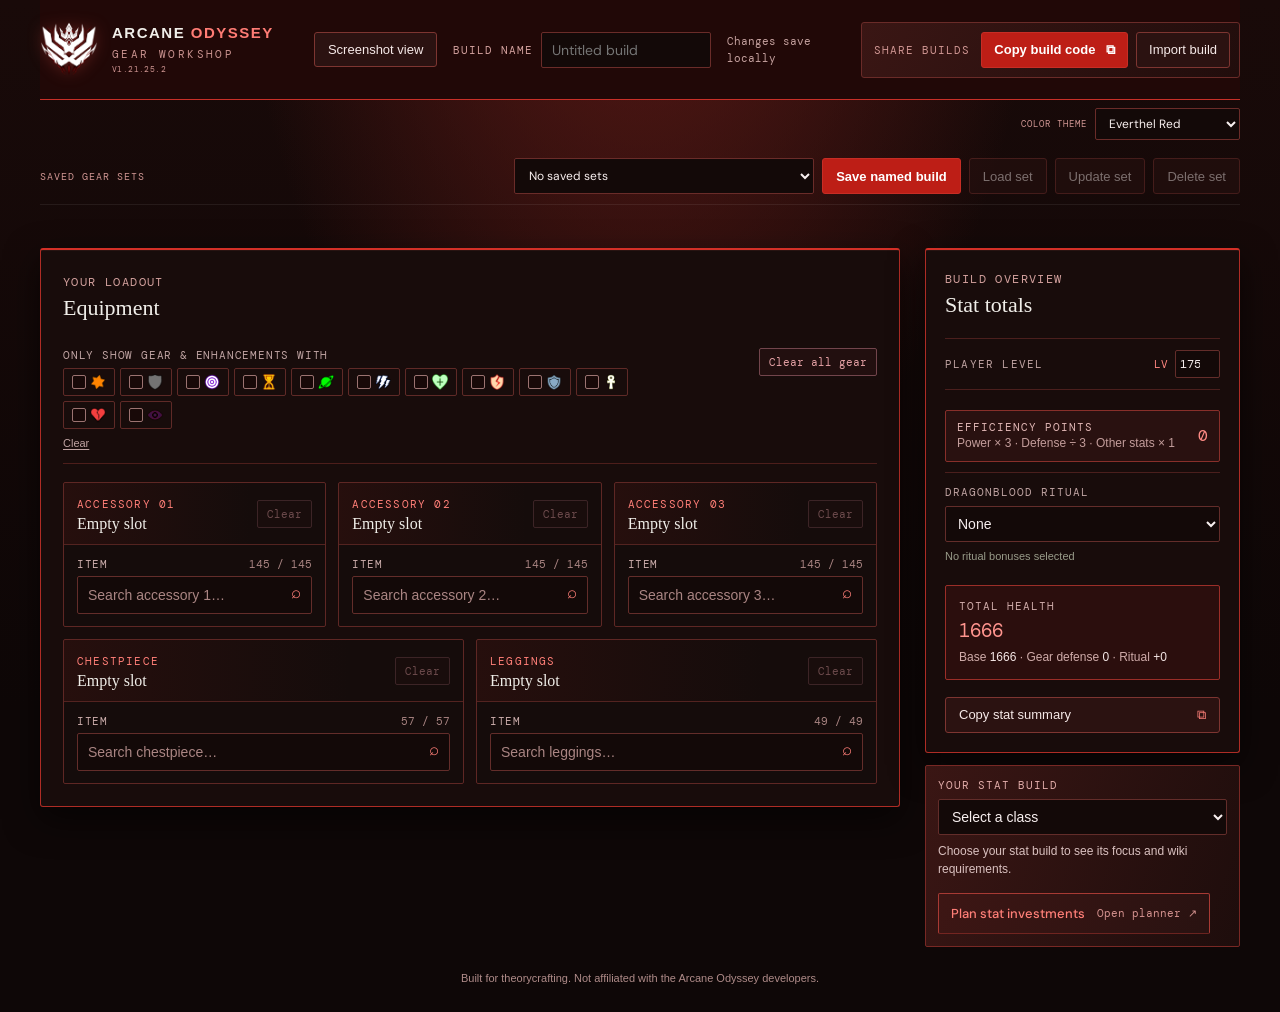
<file: index.html>
<!doctype html>
<html lang="en">
<head>
  <meta charset="utf-8">
  <meta name="viewport" content="width=device-width, initial-scale=1">
  <meta name="theme-color" content="#09131d">
  <title>Arcane Odyssey · Gear Workshop</title>
  <link rel="icon" type="image/png" href="assets/everthel-4.2.png">
  <link rel="apple-touch-icon" href="assets/everthel-4.2.png">
  <link rel="stylesheet" href="styles.css?v=planner-spirit-relics-20261113">
  <script src="theme.js?v=color-themes-readable-20261112" defer></script>
</head>
<body>
  <div class="app-shell">
    <header class="topbar">
      <a class="brand" href="./" aria-label="Gear Workshop home">
        <img class="brand-mark-image" src="assets/everthel-4.2.png" alt="Everthel 4.2">
        <span>ARCANE <b>ODYSSEY</b><small>GEAR WORKSHOP</small><small class="game-version">V1.21.25.2</small></span>
      </a>
      <div class="top-actions">
        <button class="button button-quiet" id="toggle-screenshot" type="button" aria-pressed="false">Screenshot view</button>
        <label class="top-build-name" for="build-name"><span>BUILD NAME</span><input id="build-name" type="text" maxlength="40" placeholder="Untitled build"></label>
        <span class="save-state" id="save-state">Changes save locally</span>
        <div class="share-build-actions">
          <span class="share-build-label">SHARE BUILDS</span>
          <button class="button button-accent" id="export-build" type="button" title="Copy a shareable build code">Copy build code <span>⧉</span></button>
          <button class="button button-quiet import-button" id="toggle-import" type="button">Import build</button>
        </div>
      </div>
    </header>
    <div class="color-theme-bar">
      <label for="theme-select">COLOR THEME</label>
      <select id="theme-select" aria-label="Color theme">
        <option value="crimson">Everthel Red</option>
        <option value="blue">Blue</option>
        <option value="dark">Dark</option>
      </select>
    </div>
    <section class="saved-build-toolbar" aria-label="Saved gear sets">
      <span class="saved-build-title">SAVED GEAR SETS</span>
      <div class="saved-build-controls">
        <select id="saved-build-select" aria-label="Choose a saved gear set"><option value="">No saved sets</option></select>
        <button class="button button-accent" id="save-named-build" type="button">Save named build</button>
        <button class="button button-quiet" id="load-named-build" type="button" disabled>Load set</button>
        <button class="button button-quiet" id="update-named-build" type="button" disabled title="Update the selected set with the current build">Update set</button>
        <button class="button button-quiet" id="delete-named-build" type="button" disabled title="Delete the selected saved set">Delete set</button>
      </div>
    </section>
    <section class="import-panel" id="import-panel" hidden aria-label="Import build">
      <div class="import-panel-heading"><div><strong>Import a build</strong><span>Paste a copied build code below.</span></div><button class="import-close" id="close-import" type="button" aria-label="Close import panel">×</button></div>
      <textarea id="import-code" rows="3" placeholder="Paste build code…" spellcheck="false"></textarea>
      <div class="import-panel-actions"><button class="button button-accent" id="import-code-button" type="button">Load build</button></div>
    </section>

    <main>
      <section class="layout">
        <div class="workshop">
          <div class="section-heading">
            <div class="equipment-heading">
              <div><span class="eyebrow">YOUR LOADOUT</span><h2>Equipment</h2></div>
              <div class="global-filter">
                <span class="filter-label">ONLY SHOW GEAR &amp; ENHANCEMENTS WITH</span>
                <div class="filter-options" id="stat-filter-list" aria-label="Filter gear, gems, enchants, and modifiers by stats"></div>
                <button class="clear-filters" id="clear-filters" type="button">Clear</button>
              </div>
            </div>
            <button class="clear-all-button" id="clear-all-gear" type="button">Clear all gear</button>
          </div>
          <div class="gear-grid" id="gear-grid"></div>
        </div>

        <div class="summary-column">
          <aside class="summary">
            <div class="summary-top"><div><span class="eyebrow">BUILD OVERVIEW</span><h2>Stat totals</h2></div></div>
            <div class="level-row">
              <label for="player-level">PLAYER LEVEL</label>
              <div class="level-input"><span>LV</span><input id="player-level" type="number" min="1" max="175" value="175" inputmode="numeric"></div>
            </div>
            <div class="stat-list" id="stat-list"></div>
            <div class="efficiency-total"><span>EFFICIENCY POINTS</span><strong id="summary-efficiency-points">0</strong><small>Power × 3 · Defense ÷ 3 · Other stats × 1</small></div>
            <div class="ritual-controls">
              <label for="dragonblood-ritual">DRAGONBLOOD RITUAL</label>
              <select id="dragonblood-ritual"></select>
              <span class="modifier-note" id="dragonblood-effect"></span>
            </div>
            <div class="health-total">
              <span>TOTAL HEALTH</span><strong id="summary-total-health">1000</strong>
              <small>Base <b id="summary-base-health">1000</b> · Gear defense <b id="summary-gear-health">+0</b> · Ritual <b id="summary-ritual-health">+0</b></small>
            </div>
            <button class="button button-wide" id="copy-summary" type="button">Copy stat summary <span>⧉</span></button>
          </aside>
          <div class="class-picker">
            <label for="stat-build">YOUR STAT BUILD</label>
            <select id="stat-build">
              <option value="">Select a class</option>
              <option value="savant">Savant</option>
              <option value="oracle">Oracle</option>
              <option value="paladin">Paladin</option>
              <option value="juggernaut">Juggernaut</option>
              <option value="knight">Knight</option>
              <option value="mage">Mage</option>
              <option value="warlock">Warlock</option>
              <option value="conjurer">Conjurer</option>
              <option value="berserker">Berserker</option>
              <option value="warlord">Warlord</option>
              <option value="warrior">Warrior</option>
            </select>
            <small id="stat-build-description">Choose your stat build to see its focus and wiki requirements.</small>
            <div class="magic-controls" id="magic-controls" hidden>
              <div class="magic-selectors" id="magic-selectors"></div>
              <small class="magic-wiki-note">Mage builds can choose a second Magic after the first Awakening.</small>
            </div>
            <div class="magic-controls" id="fighting-style-controls" hidden>
              <div class="magic-selectors" id="fighting-style-selectors"></div>
              <small class="magic-wiki-note">Strength builds can choose a fighting style; Berserker can choose a second after Awakening.</small>
            </div>
            <a class="stat-planner-link" href="stat-builds/"><strong>Plan stat investments</strong><span>Open planner ↗</span></a>
          </div>
        </div>
      </section>
      <footer>Built for theorycrafting. Not affiliated with the Arcane Odyssey developers.</footer>
    </main>
  </div>
  <div class="toast" id="toast" role="status" aria-live="polite"></div>
  <script src="item-catalog.js?v=amulets-fair-20261111"></script>
  <script src="magic-gear-catalog.js?v=arcanium-gear-20261111"></script>
  <script src="fighting-gear-catalog.js?v=fighting-gear-20261111"></script>
  <script src="newer-armor-records.js"></script>
  <script src="wiki-armor-records.js"></script>
  <script src="dragon-armor-records.js"></script>
  <script src="app.js?v=dragon-wiki-color-stats-20261113"></script>
</body>
</html>
</file>
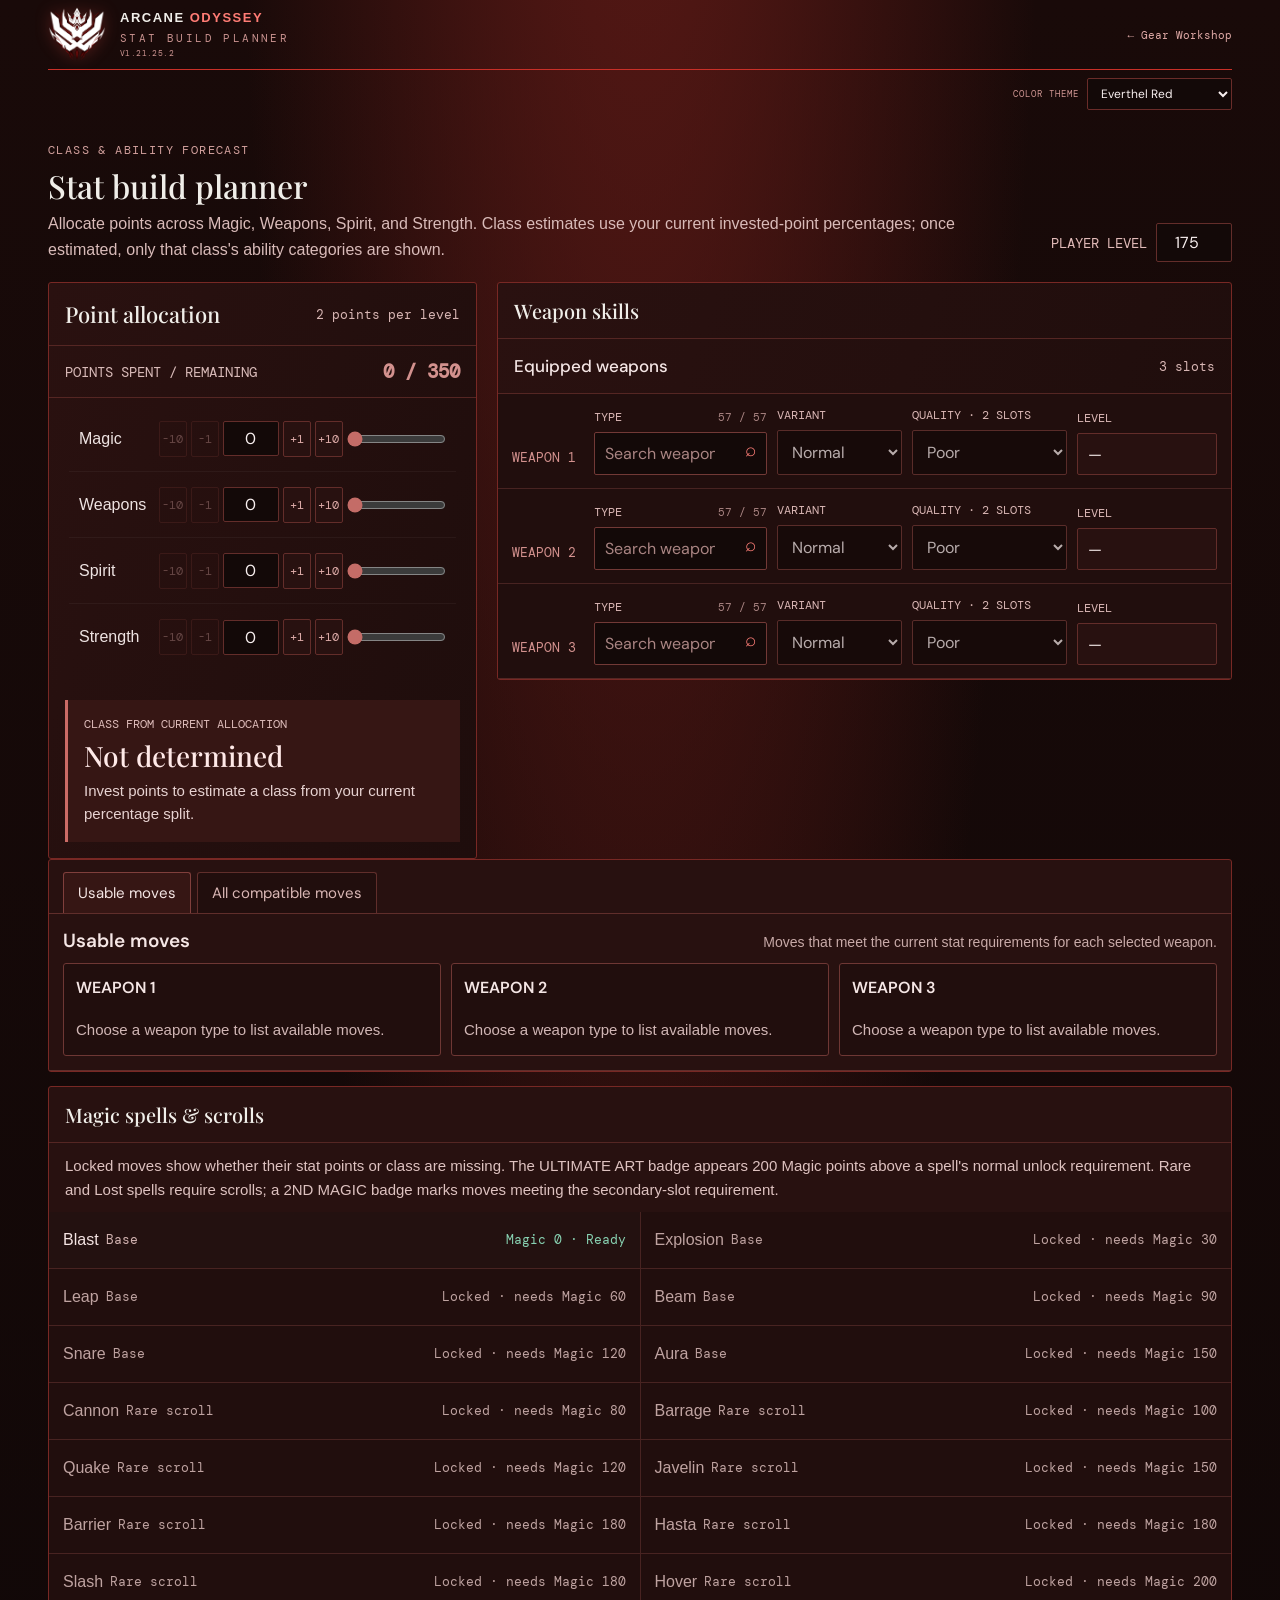
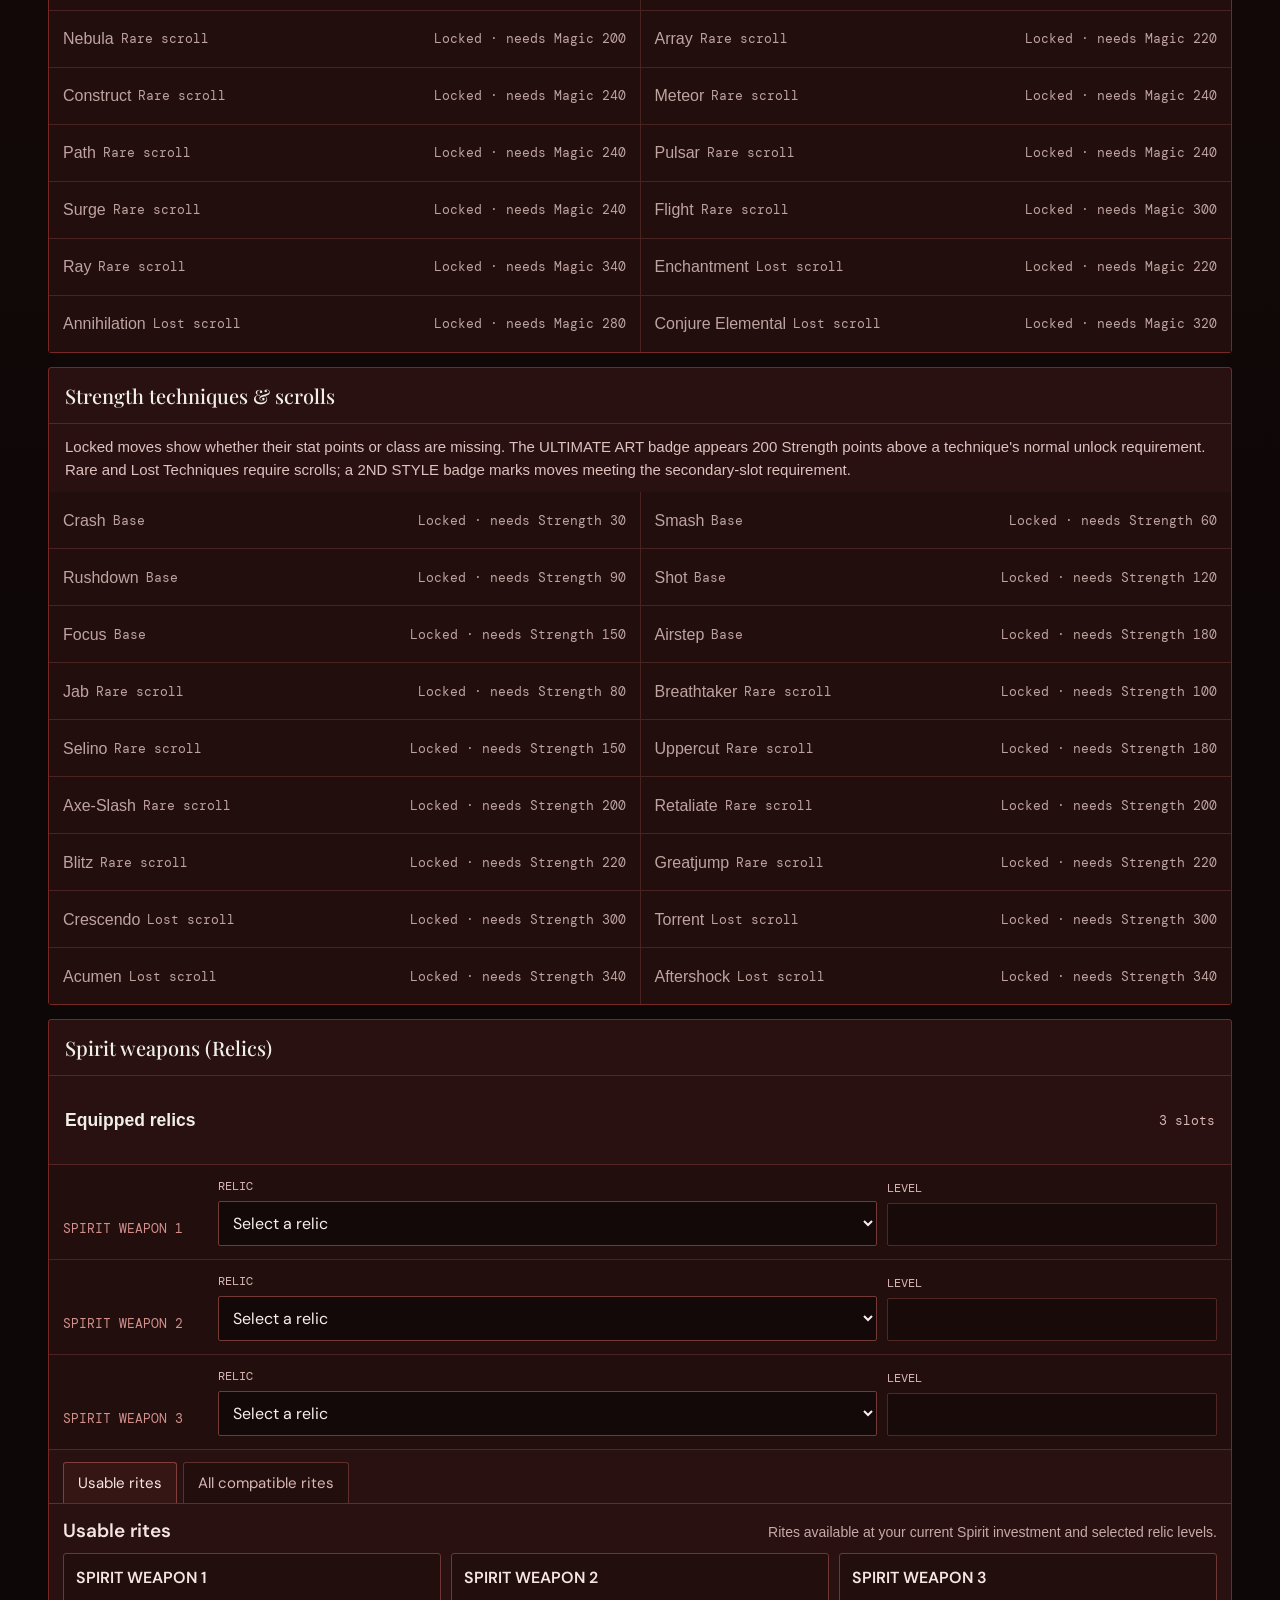
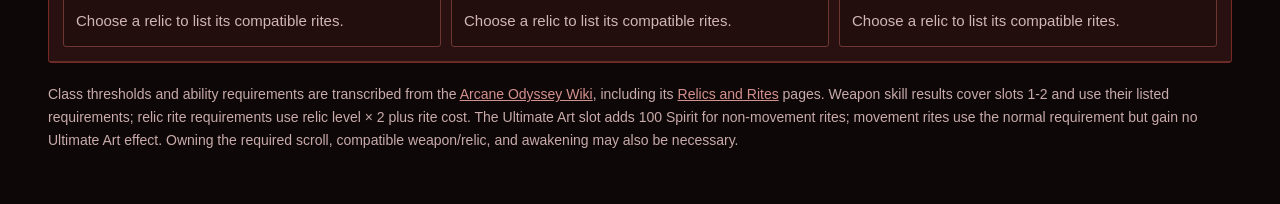
<file: stat-builds/index.html>
<!doctype html>
<html lang="en">
<head>
  <meta charset="utf-8">
  <meta name="viewport" content="width=device-width, initial-scale=1">
  <meta name="theme-color" content="#09131d">
  <title>Stat Build Planner · Arcane Odyssey</title>
  <link rel="icon" type="image/png" href="../assets/everthel-4.2.png">
  <link rel="apple-touch-icon" href="../assets/everthel-4.2.png">
  <link rel="stylesheet" href="../styles.css?v=planner-spirit-relics-20261113">
  <script src="../theme.js?v=color-themes-readable-20261112" defer></script>
</head>
<body>
  <div class="planner-shell">
    <header class="planner-topbar">
      <a class="brand" href="../" aria-label="Gear Workshop home">
        <img class="brand-mark-image" src="../assets/everthel-4.2.png" alt="">
        <span>ARCANE <b>ODYSSEY</b><small>STAT BUILD PLANNER</small><small class="game-version">V1.21.25.2</small></span>
      </a>
      <a class="planner-back" href="../">← Gear Workshop</a>
    </header>
    <div class="color-theme-bar">
      <label for="theme-select">COLOR THEME</label>
      <select id="theme-select" aria-label="Color theme">
        <option value="crimson">Everthel Red</option>
        <option value="blue">Blue</option>
        <option value="dark">Dark</option>
      </select>
    </div>
    <main class="planner-main">
      <div class="planner-heading">
        <div>
          <span class="eyebrow">CLASS & ABILITY FORECAST</span>
          <h1>Stat build planner</h1>
          <p>Allocate points across Magic, Weapons, Spirit, and Strength. Class estimates use your current invested-point percentages; once estimated, only that class's ability categories are shown.</p>
        </div>
        <label class="planner-level" for="planner-level">PLAYER LEVEL
          <input id="planner-level" type="number" min="1" max="175" value="175" inputmode="numeric">
        </label>
      </div>
      <div class="planner-layout">
        <section class="planner-panel" aria-labelledby="allocation-title">
          <div class="planner-panel-heading"><h2 id="allocation-title">Point allocation</h2><small>2 points per level</small></div>
          <div class="planner-points"><span>POINTS SPENT / REMAINING</span><strong><span id="planner-spent">0</span> / <span id="planner-remaining">350</span></strong></div>
          <div class="planner-stat-list" id="planner-stat-list"></div>
          <div class="planner-class-result" aria-live="polite">
            <span>CLASS FROM CURRENT ALLOCATION</span><strong id="planner-class-name">Savant</strong>
            <p id="planner-class-note"></p>
          </div>
        </section>
        <section class="planner-panel planner-weapon-setup" aria-labelledby="weapon-skills-title" data-move-stat="weapons">
          <div class="planner-move-header"><h2 id="weapon-skills-title">Weapon skills</h2></div>
          <div class="planner-weapon-config">
            <div class="planner-panel-heading"><h3>Equipped weapons</h3><small>3 slots</small></div>
            <div class="planner-weapon-inputs" id="planner-weapon-inputs"></div>
          </div>
        </section>
      </div>
      <section class="planner-move-group planner-weapon-results-group" aria-label="Weapon skill results" data-move-stat="weapons">
        <div class="planner-weapon-tabs" id="planner-weapon-tabs" role="tablist" aria-label="Weapon move views">
          <button class="planner-weapon-tab" id="planner-weapon-tab-usable" type="button" role="tab" aria-selected="true" aria-controls="planner-weapon-panel-usable" tabindex="0">Usable moves</button>
          <button class="planner-weapon-tab" id="planner-weapon-tab-all" type="button" role="tab" aria-selected="false" aria-controls="planner-weapon-panel-all" tabindex="-1">All compatible moves</button>
        </div>
        <div class="planner-weapon-tab-panel" id="planner-weapon-panel-usable" role="tabpanel" aria-labelledby="planner-weapon-tab-usable">
          <div class="planner-weapon-available" id="planner-weapon-available"></div>
        </div>
        <div class="planner-weapon-tab-panel" id="planner-weapon-panel-all" role="tabpanel" aria-labelledby="planner-weapon-tab-all" hidden>
          <div class="planner-weapon-results" id="planner-weapon-results"></div>
        </div>
      </section>
      <section class="planner-moves" aria-label="Other ability unlocks">
        <section class="planner-move-group" data-move-stat="magic">
          <div class="planner-move-header"><h2>Magic spells & scrolls</h2></div>
          <p class="planner-move-note">Locked moves show whether their stat points or class are missing. The ULTIMATE ART badge appears 200 Magic points above a spell's normal unlock requirement. Rare and Lost spells require scrolls; a 2ND MAGIC badge marks moves meeting the secondary-slot requirement.</p>
          <div class="planner-move-list" id="planner-spells"></div>
        </section>
        <section class="planner-move-group" data-move-stat="strength">
          <div class="planner-move-header"><h2>Strength techniques & scrolls</h2></div>
          <p class="planner-move-note">Locked moves show whether their stat points or class are missing. The ULTIMATE ART badge appears 200 Strength points above a technique's normal unlock requirement. Rare and Lost Techniques require scrolls; a 2ND STYLE badge marks moves meeting the secondary-slot requirement.</p>
          <div class="planner-move-list" id="planner-techniques"></div>
        </section>
        <section class="planner-move-group planner-spirit-group" aria-label="Spirit weapons and rites" data-move-stat="spirit">
          <div class="planner-move-header"><h2>Spirit weapons (Relics)</h2></div>
          <div class="planner-spirit-config">
            <div class="planner-panel-heading"><h3>Equipped relics</h3><small>3 slots</small></div>
            <div class="planner-spirit-inputs" id="planner-spirit-inputs"></div>
          </div>
          <div class="planner-weapon-tabs" id="planner-spirit-tabs" role="tablist" aria-label="Spirit rite views">
            <button class="planner-weapon-tab" id="planner-spirit-tab-usable" type="button" role="tab" aria-selected="true" aria-controls="planner-spirit-panel-usable" tabindex="0">Usable rites</button>
            <button class="planner-weapon-tab" id="planner-spirit-tab-all" type="button" role="tab" aria-selected="false" aria-controls="planner-spirit-panel-all" tabindex="-1">All compatible rites</button>
          </div>
          <div class="planner-weapon-tab-panel" id="planner-spirit-panel-usable" role="tabpanel" aria-labelledby="planner-spirit-tab-usable">
            <div class="planner-spirit-results planner-spirit-available" id="planner-spirit-available"></div>
          </div>
          <div class="planner-weapon-tab-panel" id="planner-spirit-panel-all" role="tabpanel" aria-labelledby="planner-spirit-tab-all" hidden>
            <div class="planner-spirit-results planner-spirit-all" id="planner-spirit-results"></div>
          </div>
        </section>
      </section>
      <p class="planner-footer">Class thresholds and ability requirements are transcribed from the <a href="https://roblox-arcane-odyssey.fandom.com/wiki/Stat_Builds" target="_blank" rel="noreferrer">Arcane Odyssey Wiki</a>, including its <a href="https://roblox-arcane-odyssey.fandom.com/wiki/Relics/Rites" target="_blank" rel="noreferrer">Relics and Rites</a> pages. Weapon skill results cover slots 1-2 and use their listed requirements; relic rite requirements use relic level × 2 plus rite cost. The Ultimate Art slot adds 100 Spirit for non-movement rites; movement rites use the normal requirement but gain no Ultimate Art effect. Owning the required scroll, compatible weapon/relic, and awakening may also be necessary.</p>
    </main>
  </div>
  <script src="../stat-build.js?v=spirit-rite-slot-five-20261112"></script>
</body>
</html>
</file>
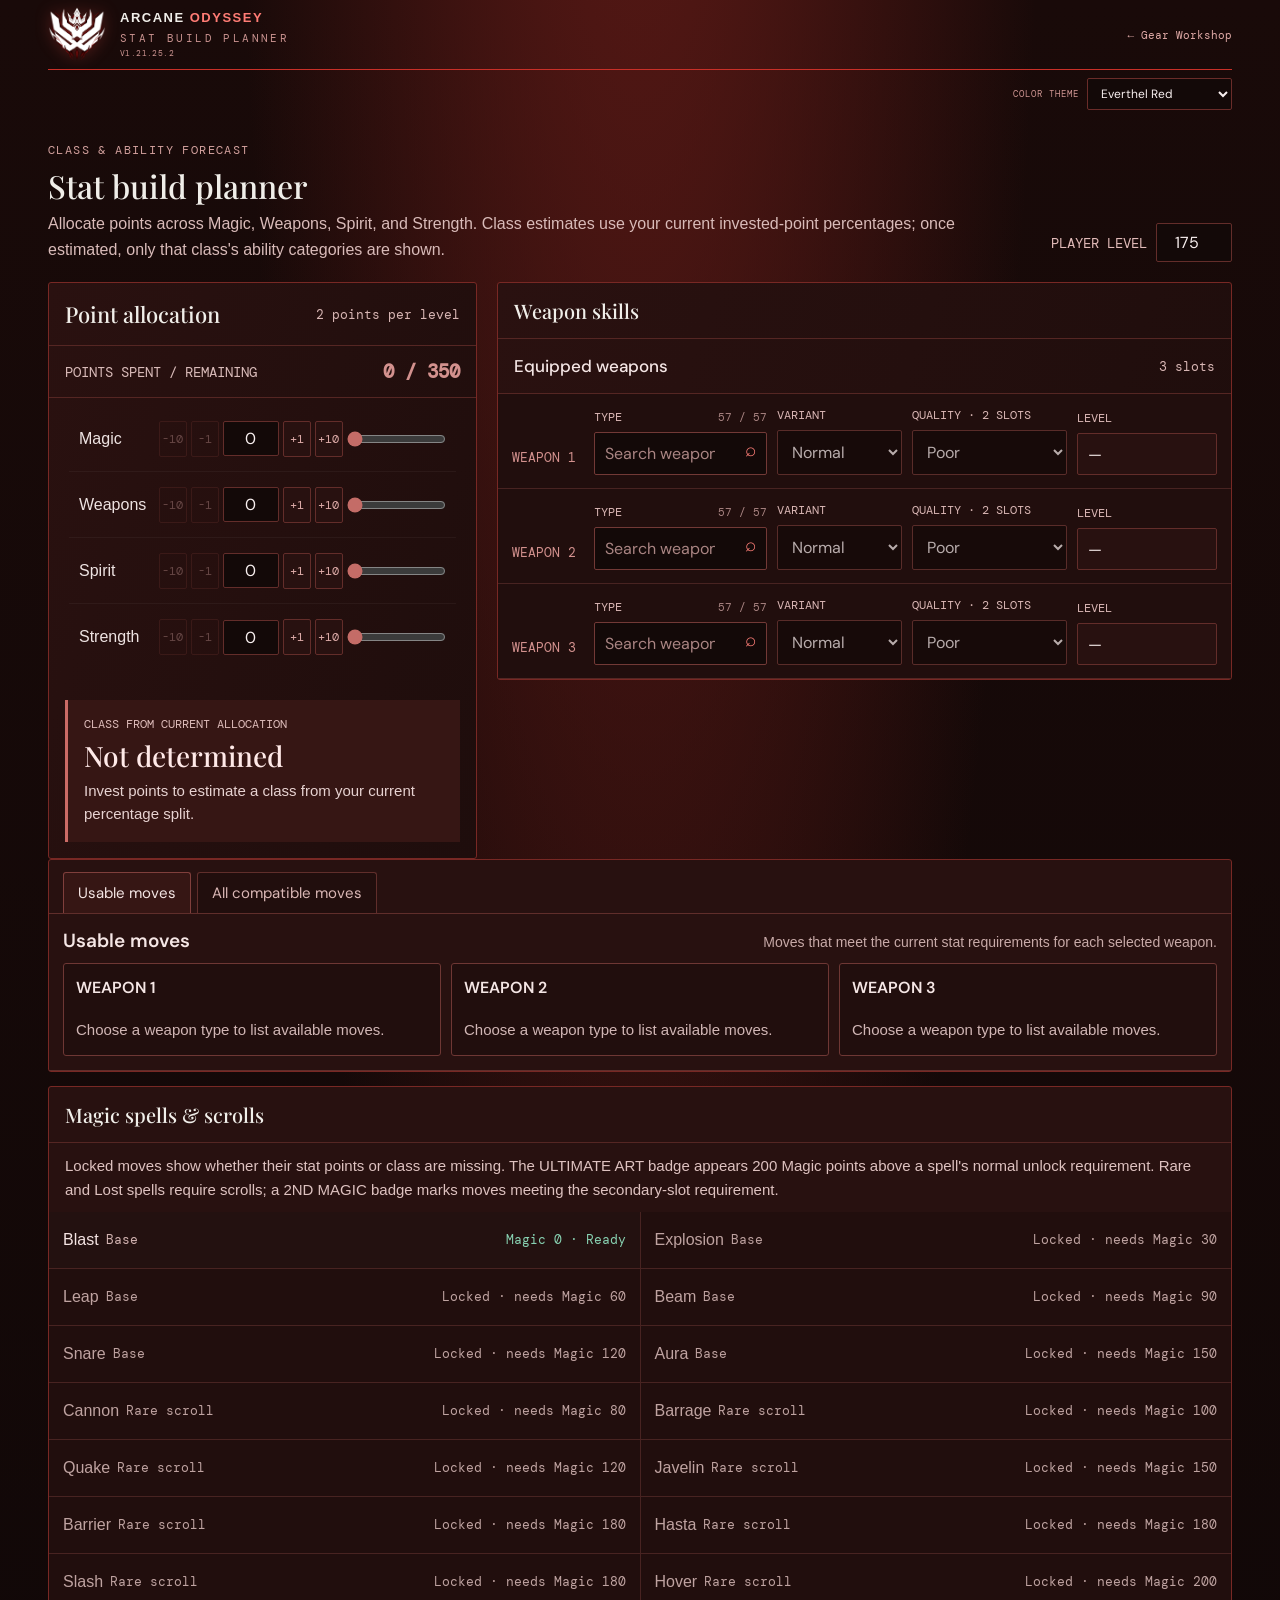
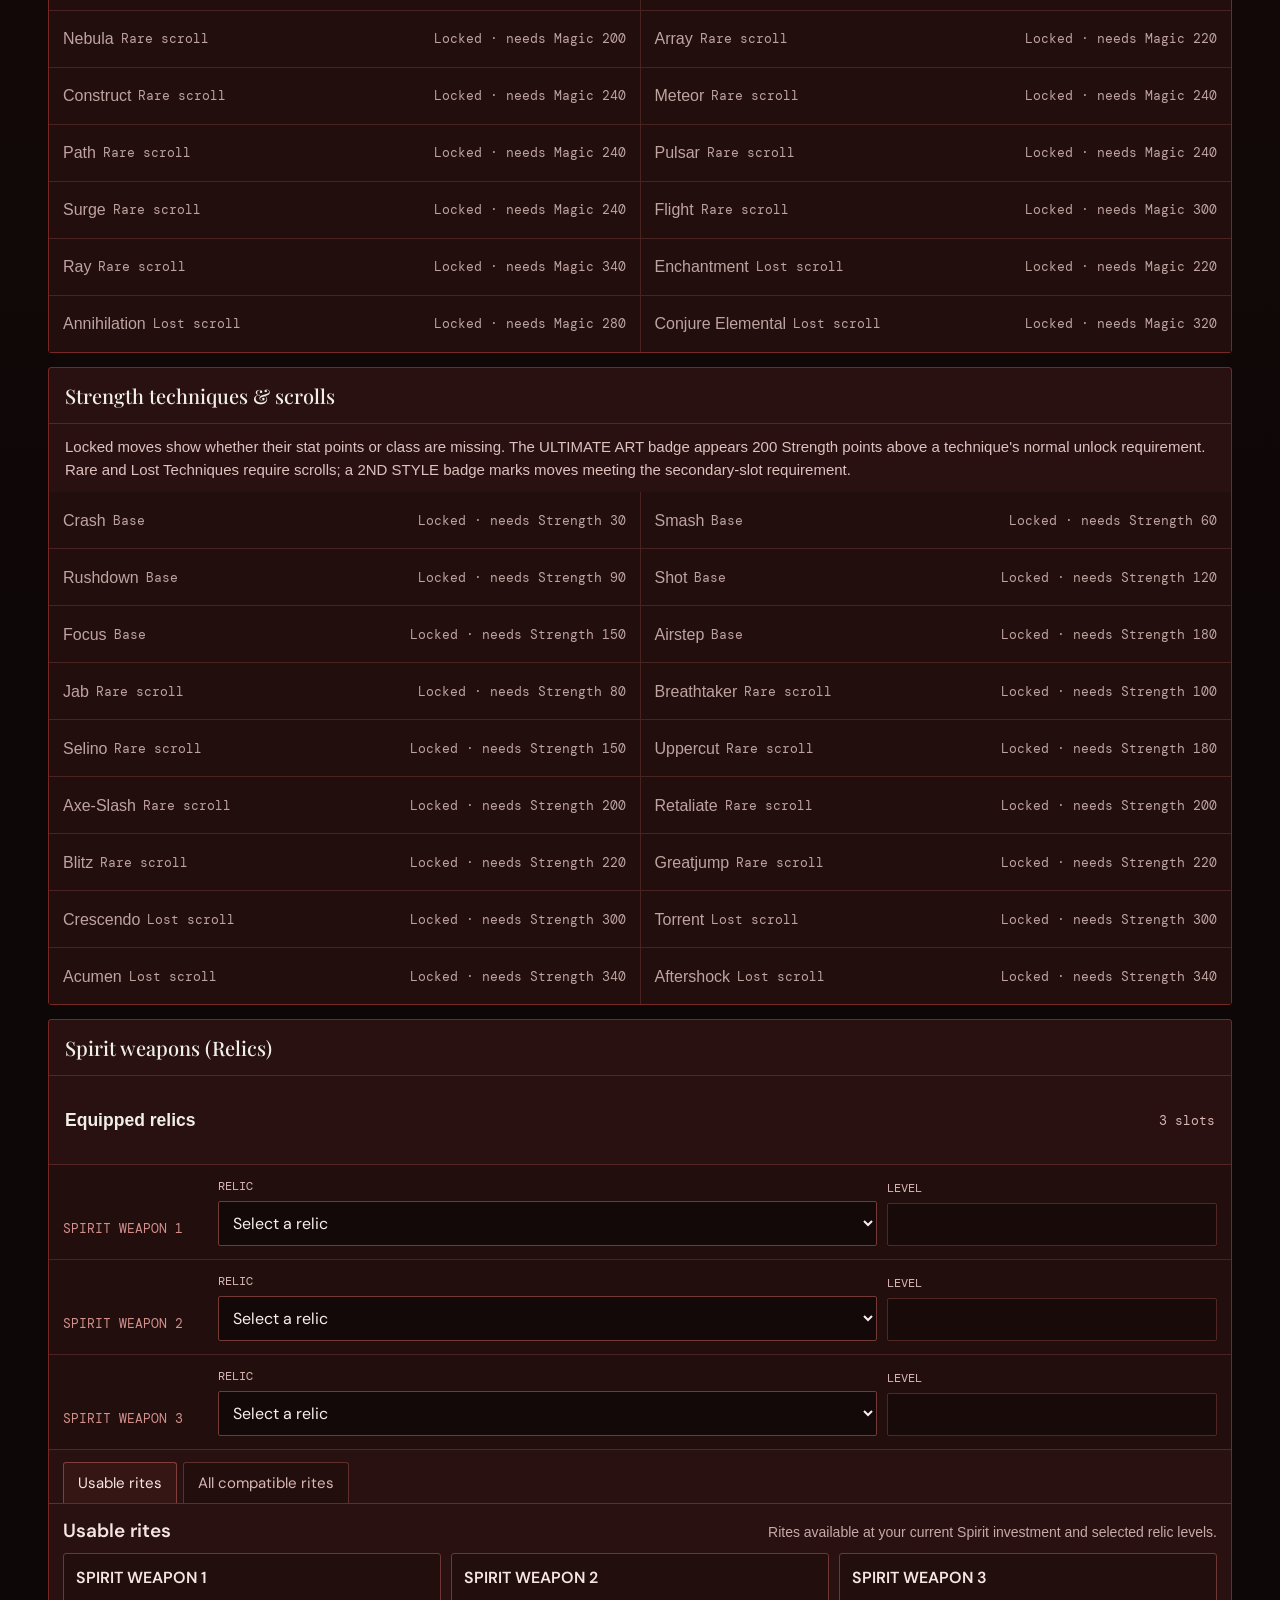
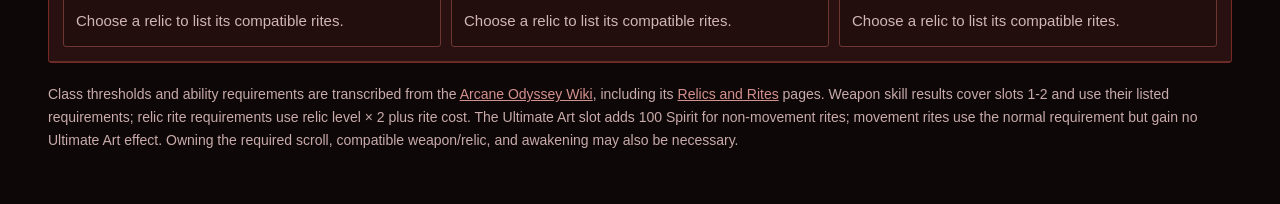
<file: stat-build.html>
<!doctype html>
<html lang="en">
<head>
  <meta charset="utf-8">
  <meta name="viewport" content="width=device-width, initial-scale=1">
  <meta name="theme-color" content="#09131d">
  <link rel="canonical" href="stat-builds/">
  <link rel="icon" type="image/png" href="assets/everthel-4.2.png">
  <title>Stat Build Planner · Arcane Odyssey</title>
  <link rel="stylesheet" href="styles.css?v=planner-spirit-relics-20261113">
  <script src="theme.js?v=color-themes-readable-20261112" defer></script>
</head>
<body>
  <div class="planner-shell">
    <header class="planner-topbar">
      <a class="brand" href="index.html" aria-label="Gear Workshop home">
        <img class="brand-mark-image" src="assets/everthel-4.2.png" alt="">
        <span>ARCANE <b>ODYSSEY</b><small>STAT BUILD PLANNER</small><small class="game-version">V1.21.25.2</small></span>
      </a>
      <a class="planner-back" href="index.html">← Gear Workshop</a>
    </header>
    <div class="color-theme-bar">
      <label for="theme-select">COLOR THEME</label>
      <select id="theme-select" aria-label="Color theme">
        <option value="crimson">Everthel Red</option>
        <option value="blue">Blue</option>
        <option value="dark">Dark</option>
      </select>
    </div>
    <main class="planner-main">
      <div class="planner-heading">
        <div>
          <span class="eyebrow">CLASS & ABILITY FORECAST</span>
          <h1>Stat build planner</h1>
          <p>Allocate points across Magic, Weapons, Spirit, and Strength. Class estimates use your current invested-point percentages; once estimated, only that class's ability categories are shown.</p>
        </div>
        <label class="planner-level" for="planner-level">PLAYER LEVEL
          <input id="planner-level" type="number" min="1" max="175" value="175" inputmode="numeric">
        </label>
      </div>
      <div class="planner-layout">
        <section class="planner-panel" aria-labelledby="allocation-title">
          <div class="planner-panel-heading"><h2 id="allocation-title">Point allocation</h2><small>2 points per level</small></div>
          <div class="planner-points"><span>POINTS SPENT / REMAINING</span><strong><span id="planner-spent">0</span> / <span id="planner-remaining">350</span></strong></div>
          <div class="planner-stat-list" id="planner-stat-list"></div>
          <div class="planner-class-result" aria-live="polite">
            <span>CLASS FROM CURRENT ALLOCATION</span><strong id="planner-class-name">Savant</strong>
            <p id="planner-class-note"></p>
          </div>
        </section>
        <section class="planner-panel planner-weapon-setup" aria-labelledby="weapon-skills-title" data-move-stat="weapons">
          <div class="planner-move-header"><h2 id="weapon-skills-title">Weapon skills</h2></div>
          <div class="planner-weapon-config">
            <div class="planner-panel-heading"><h3>Equipped weapons</h3><small>3 slots</small></div>
            <div class="planner-weapon-inputs" id="planner-weapon-inputs"></div>
          </div>
        </section>
      </div>
      <section class="planner-move-group planner-weapon-results-group" aria-label="Weapon skill results" data-move-stat="weapons">
        <div class="planner-weapon-tabs" id="planner-weapon-tabs" role="tablist" aria-label="Weapon move views">
          <button class="planner-weapon-tab" id="planner-weapon-tab-usable" type="button" role="tab" aria-selected="true" aria-controls="planner-weapon-panel-usable" tabindex="0">Usable moves</button>
          <button class="planner-weapon-tab" id="planner-weapon-tab-all" type="button" role="tab" aria-selected="false" aria-controls="planner-weapon-panel-all" tabindex="-1">All compatible moves</button>
        </div>
        <div class="planner-weapon-tab-panel" id="planner-weapon-panel-usable" role="tabpanel" aria-labelledby="planner-weapon-tab-usable">
          <div class="planner-weapon-available" id="planner-weapon-available"></div>
        </div>
        <div class="planner-weapon-tab-panel" id="planner-weapon-panel-all" role="tabpanel" aria-labelledby="planner-weapon-tab-all" hidden>
          <div class="planner-weapon-results" id="planner-weapon-results"></div>
        </div>
      </section>
      <section class="planner-moves" aria-label="Other ability unlocks">
        <section class="planner-move-group" data-move-stat="magic">
          <div class="planner-move-header"><h2>Magic spells & scrolls</h2></div>
          <p class="planner-move-note">Locked moves show whether their stat points or class are missing. The ULTIMATE ART badge appears 200 Magic points above a spell's normal unlock requirement. Rare and Lost spells require scrolls; a 2ND MAGIC badge marks moves meeting the secondary-slot requirement.</p>
          <div class="planner-move-list" id="planner-spells"></div>
        </section>
        <section class="planner-move-group" data-move-stat="strength">
          <div class="planner-move-header"><h2>Strength techniques & scrolls</h2></div>
          <p class="planner-move-note">Locked moves show whether their stat points or class are missing. The ULTIMATE ART badge appears 200 Strength points above a technique's normal unlock requirement. Rare and Lost Techniques require scrolls; a 2ND STYLE badge marks moves meeting the secondary-slot requirement.</p>
          <div class="planner-move-list" id="planner-techniques"></div>
        </section>
        <section class="planner-move-group planner-spirit-group" aria-label="Spirit weapons and rites" data-move-stat="spirit">
          <div class="planner-move-header"><h2>Spirit weapons (Relics)</h2></div>
          <div class="planner-spirit-config">
            <div class="planner-panel-heading"><h3>Equipped relics</h3><small>3 slots</small></div>
            <div class="planner-spirit-inputs" id="planner-spirit-inputs"></div>
          </div>
          <div class="planner-weapon-tabs" id="planner-spirit-tabs" role="tablist" aria-label="Spirit rite views">
            <button class="planner-weapon-tab" id="planner-spirit-tab-usable" type="button" role="tab" aria-selected="true" aria-controls="planner-spirit-panel-usable" tabindex="0">Usable rites</button>
            <button class="planner-weapon-tab" id="planner-spirit-tab-all" type="button" role="tab" aria-selected="false" aria-controls="planner-spirit-panel-all" tabindex="-1">All compatible rites</button>
          </div>
          <div class="planner-weapon-tab-panel" id="planner-spirit-panel-usable" role="tabpanel" aria-labelledby="planner-spirit-tab-usable">
            <div class="planner-spirit-results planner-spirit-available" id="planner-spirit-available"></div>
          </div>
          <div class="planner-weapon-tab-panel" id="planner-spirit-panel-all" role="tabpanel" aria-labelledby="planner-spirit-tab-all" hidden>
            <div class="planner-spirit-results planner-spirit-all" id="planner-spirit-results"></div>
          </div>
        </section>
      </section>
      <p class="planner-footer">Class thresholds and ability requirements are transcribed from the <a href="https://roblox-arcane-odyssey.fandom.com/wiki/Stat_Builds" target="_blank" rel="noreferrer">Arcane Odyssey Wiki</a>, including its <a href="https://roblox-arcane-odyssey.fandom.com/wiki/Relics/Rites" target="_blank" rel="noreferrer">Relics and Rites</a> pages. Weapon skill results cover slots 1-2 and use their listed requirements; relic rite requirements use relic level × 2 plus rite cost. The Ultimate Art slot adds 100 Spirit for non-movement rites; movement rites use the normal requirement but gain no Ultimate Art effect. Owning the required scroll, compatible weapon/relic, and awakening may also be necessary.</p>
    </main>
  </div>
  <script src="stat-build.js?v=spirit-rite-slot-five-20261112"></script>
</body>
</html>
</file>
<file: styles.css>
@import url('https://fonts.googleapis.com/css2?family=DM+Mono:wght@400;500&family=DM+Sans:wght@400;500;600;700&family=Playfair+Display:wght@500;600;700&display=swap');

:root{color-scheme:dark;--bg:#1d0a09;--panel:#291110;--panel2:#321614;--border:#522c2a;--muted:#ad9291;--text:#e8e5d8;--lime:#c97975;--green:#9ecdb7;--orange:#d8b975;--red:#d18b78;--mono:'DM Mono',monospace;--sans:'DM Sans',sans-serif;--serif:'Playfair Display',serif}
*{box-sizing:border-box}
body{margin:0;background:radial-gradient(ellipse at 70% -15%,#303522 0,transparent 38%),var(--bg);color:var(--text);font:15px var(--sans);min-height:100vh}
button,input,select{font:inherit}
button{cursor:pointer}
a{color:var(--lime)}
.app-shell{max-width:1390px;margin:0 auto;padding:0 40px}
.topbar{height:74px;border-bottom:1px solid #ffffff12;display:flex;align-items:center;justify-content:space-between}
.brand{display:flex;align-items:center;gap:11px;color:var(--text);text-decoration:none;font-size:12px;letter-spacing:1.2px;font-weight:600;line-height:1.1}
.brand b{color:var(--lime);font-weight:600}
.brand small{display:block;color:var(--muted);font:9px var(--mono);letter-spacing:2.1px;margin-top:5px}
.brand .game-version{margin-top:3px;color:#d09693;font-size:8px;letter-spacing:.4px;white-space:nowrap}
.brand-mark{display:grid;place-items:center;width:34px;height:34px;border:1px solid #d5e18b7a;color:var(--lime);font:19px var(--serif);transform:rotate(45deg);margin:0 5px}
.brand-mark::first-letter{transform:rotate(-45deg)}
.top-actions{display:flex;align-items:center;gap:9px}
.save-state{font:10px var(--mono);color:var(--muted);margin-right:9px}
.button{border:1px solid var(--border);border-radius:5px;padding:9px 13px;color:var(--text);background:#ffffff06;font-size:11px;transition:.18s}
.button:hover{border-color:#b9c77c80;background:#ffffff0b}
.button-accent{background:var(--lime);border-color:var(--lime);color:#202218;font-weight:700}
.button-accent:hover{background:#e5efaa;color:#202218}
.button-accent span{padding-left:7px}
.import-button{display:inline-flex;align-items:center;cursor:pointer}
main{padding:43px 0 0}
.intro{display:flex;align-items:flex-end;justify-content:space-between;margin-bottom:32px}
.eyebrow{font:10px var(--mono);letter-spacing:1.4px;color:#a6a891}
.eyebrow-line{display:inline-block;width:20px;height:1px;background:var(--lime);vertical-align:middle;margin-right:8px}
h1{font:600 clamp(38px,5vw,55px)/1.08 var(--serif);letter-spacing:-1.6px;margin:12px 0 9px}
h1 span{color:var(--lime);font-style:italic}
.intro p{margin:0;color:#a6a799;font-size:13px}
.build-name-wrap{display:flex;flex-direction:column;gap:8px;width:210px}
.build-name-wrap label,.level-row label{color:var(--muted);font:9px var(--mono);letter-spacing:1.2px}
.build-name-wrap input{border:0;border-bottom:1px solid var(--border);padding:8px 0;background:none;color:var(--text);outline:none}
.build-name-wrap input:focus{border-color:var(--lime)}
.layout{display:grid;grid-template-columns:minmax(0,1fr) 315px;align-items:start;gap:25px}
.workshop,.summary{background:#171914d9;border:1px solid var(--border);border-radius:8px}
.workshop{padding:22px}
.section-heading,.summary-top{display:flex;justify-content:space-between;align-items:flex-start;gap:12px;margin-bottom:18px}
.equipment-heading{display:flex;align-items:flex-start;gap:22px;flex-wrap:wrap}
.section-heading{align-items:center}
.slot-count{margin-left:auto;white-space:nowrap}
.clear-all-button,.clear-slot-button{border:1px solid #554039;border-radius:4px;background:#d47b6910;color:#d9a394;padding:6px 9px;font:9px var(--mono);white-space:nowrap;cursor:pointer;transition:.18s}
.clear-all-button:hover,.clear-slot-button:not(:disabled):hover{border-color:#d47b69;color:#f0b2a1;background:#d47b6920}
.clear-slot-button:disabled{opacity:.42;cursor:default}
.global-filter{max-width:570px;padding-top:5px}
.filter-label{display:block;color:var(--muted);font:8px var(--mono);letter-spacing:.8px;margin-bottom:6px}
.filter-options{display:flex;flex-wrap:wrap;gap:5px}
.filter-chip{display:inline-flex;align-items:center;gap:4px;padding:4px 6px;border:1px solid var(--border);border-radius:3px;color:#b8baaa;font-size:9px;cursor:pointer;user-select:none}
.filter-chip:has(input:checked){border-color:#a9be70;color:var(--lime);background:#d5e18b0c}
.filter-chip input{width:10px;height:10px;margin:0;accent-color:var(--lime)}
.visually-hidden{position:absolute;width:1px;height:1px;padding:0;margin:-1px;overflow:hidden;clip:rect(0,0,0,0);white-space:nowrap;border:0}
.stat-icon{display:inline-block;width:16px;height:16px;flex:none;object-fit:contain;vertical-align:middle}
.stat-icon-fallback{display:inline-flex;width:16px;height:16px;flex:none;align-items:center;justify-content:center;border:1px solid #b2706c;border-radius:2px;color:#eabbb9;font:7px var(--mono);vertical-align:middle}
.stat-value{display:inline-flex;align-items:center;gap:4px;white-space:nowrap;vertical-align:middle}
.stat-value b{color:inherit;font:inherit}
.clear-filters{margin-top:6px;padding:2px 0;border:0;background:none;color:var(--muted);font-size:9px;text-decoration:underline;text-underline-offset:2px;cursor:pointer}
.clear-filters:hover{color:var(--lime)}
h2{font:500 22px var(--serif);margin:5px 0 0}
.slot-count{font:9px var(--mono);letter-spacing:.8px;color:var(--muted)}
.gear-grid{display:grid;grid-template-columns:repeat(2,minmax(0,1fr));gap:12px}
.gear-card{position:relative;border:1px solid var(--border);border-radius:6px;background:#1a1c17}
.gear-card:focus-within{z-index:5}
.gear-card-header{display:flex;justify-content:space-between;align-items:center;padding:11px 13px;border-bottom:1px solid #ffffff0b}
.gear-card-header>div{min-width:0}
.slot-label{font:9px var(--mono);letter-spacing:1.2px;color:var(--lime)}
.gear-card-header h3{margin:4px 0 0;font:500 14px var(--sans)}
.item-type{display:block;color:var(--muted);font:9px var(--mono);margin-top:5px}
.gear-fields{padding:12px 13px}
.field{display:flex;flex-direction:column;gap:5px;min-width:0}
.field label,.socket-title{font:9px var(--mono);letter-spacing:.55px;color:var(--muted)}
.gear-main-fields{display:grid;grid-template-columns:1fr 72px;gap:9px}
.field input,.field select,.socket input,.socket select,.stat-edit input{width:100%;border:1px solid #383b30;border-radius:4px;background:#131510;color:var(--text);padding:7px 8px;outline:none;font-size:11px;min-width:0}
.field input:focus,.field select:focus,.socket input:focus,.socket select:focus,.stat-edit input:focus{border-color:#afc878}
.item-search-wrap{position:relative}
.item-picker .item-search{padding:10px 34px 10px 10px;background:#131510}
.item-picker .item-search::placeholder{color:#777a6d}
.search-icon{position:absolute;right:11px;top:8px;color:var(--lime);font-size:17px;line-height:1;pointer-events:none}
.item-results{position:absolute;top:calc(100% + 5px);left:0;right:0;z-index:20;max-height:300px;overflow-y:auto;border:1px solid #48503a;border-radius:5px;background:#171914;box-shadow:0 12px 30px #000b;padding:4px}
.item-results[hidden]{display:none}
.item-result{display:flex;width:100%;align-items:center;justify-content:space-between;gap:12px;padding:8px 9px;border:0;border-bottom:1px solid #ffffff0a;background:transparent;color:var(--text);text-align:left;cursor:pointer}
.item-result:last-child{border-bottom:0}
.item-result:hover,.item-result.is-active{background:#d5e18b12}
.item-result.is-equipped{background:#d5e18b0c}
.item-result-main{display:flex;flex-direction:column;gap:4px;min-width:0}
.item-result-name{font-size:11px}
.item-result-stats{color:#929584;font:9px var(--mono);line-height:1.4}
.item-result-type{flex-shrink:0;color:var(--lime);font:8px var(--mono)}
.equipped-tag{margin-left:7px;color:var(--lime);font:8px var(--mono)}
.item-result-clear{justify-content:flex-start;color:#c39b8d}
.item-result-clear span{font-size:10px}
.item-no-results{padding:13px 10px;color:var(--muted);font-size:10px;text-align:center}
.item-count{float:right;color:#777a6d;font:8px var(--mono);letter-spacing:0}
.item-picker .item-search:focus{border-color:var(--lime);box-shadow:0 0 0 2px #d5e18b20}
.item-level{margin-top:9px;max-width:92px}
.base-stat-readout{margin-top:9px;color:#929584;font:9px/1.6 var(--mono)}
.item-total-readout{display:flex;flex-direction:column;gap:5px;margin-top:10px;padding:9px;border:1px solid #aebd6b2b;border-radius:4px;background:#d5e18b06}
.item-total-label,.item-efficiency{color:#aebd83;font:8px var(--mono);letter-spacing:.65px}
.item-total-stats{color:#d0d1c3;font:9px/1.6 var(--mono)}
.item-efficiency{display:flex;justify-content:space-between;margin-top:2px}
.item-efficiency b{color:var(--lime);font-size:10px}
.modifier-note{color:#999c8a;font-size:9px;line-height:1.45}
.enhancement{display:grid;grid-template-columns:1fr 1fr;gap:9px;margin-top:12px;padding-top:10px;border-top:1px solid #ffffff0b}
.socket-block{margin-top:12px}
.socket-block-head{display:flex;justify-content:space-between;align-items:center;margin-bottom:6px}
.socket-title{color:#c3c4b5}
.socket-subtitle{color:#777a6d;font:8px var(--mono)}
.socket{display:grid;grid-template-columns:repeat(2,minmax(0,1fr));gap:8px;margin-top:8px}
.socket-gem-field{display:flex;flex-direction:column;gap:6px;min-width:0}
.socket select,.socket input{padding:6px;font-size:10px}
.socket-label{color:#8d9081;font:8px var(--mono);letter-spacing:.6px}
.socket-gem-stats{display:flex;align-items:center;flex-wrap:wrap;gap:5px 8px;min-height:22px}
.socket-gem-stats .stat-icon{width:14px;height:14px}
.socket-gem-stats .stat-value{gap:3px}
.socket-gem-stats-empty{color:var(--muted);font:10px/1.4 var(--sans)}
.source-note{margin-top:15px;color:#777a6d;font-size:10px}
.source-note a{text-decoration:none;border-bottom:1px solid #d5e18b55}
.summary{padding:19px;position:sticky;top:15px}
.summary-top{margin-bottom:20px}
.level-row{display:flex;align-items:center;justify-content:space-between;padding:11px 0;border-top:1px solid #ffffff10;border-bottom:1px solid #ffffff10}
.level-input{display:flex;align-items:center;color:var(--lime);font:9px var(--mono);gap:7px}
.level-input input{width:45px;padding:5px 4px;background:#11130f;border:1px solid var(--border);border-radius:3px;color:var(--text);font:12px var(--mono);text-align:center}
.stat-list{padding:14px 0 12px}
.efficiency-total{display:flex;flex-direction:column;gap:5px;margin-bottom:12px;padding:13px;border:1px solid #aebd6b40;border-radius:5px;background:#d5e18b08}
.efficiency-total>span{color:var(--muted);font:9px var(--mono);letter-spacing:1px}
.efficiency-total>strong{color:var(--lime);font:22px var(--mono)}
.efficiency-total>small{color:#929584;font-size:9px}
.ritual-controls{display:flex;flex-direction:column;gap:7px;padding:12px 0;border-top:1px solid #ffffff10}
.ritual-controls label{color:var(--muted);font:9px var(--mono);letter-spacing:1px}
.ritual-controls select{width:100%;border:1px solid #383b30;border-radius:4px;background:#131510;color:var(--text);padding:8px;font-size:11px}
.health-total{margin:8px 0 13px;padding:13px;border:1px solid #aebd6b40;border-radius:5px;background:#d5e18b08;display:flex;flex-direction:column;gap:5px}
.health-total>span{color:var(--muted);font:9px var(--mono);letter-spacing:1px}
.health-total>strong{color:var(--lime);font:22px var(--mono)}
.health-total small{color:#929584;font-size:9px;line-height:1.5}
.health-total small b{color:#c9cbbd;font-weight:500}
.total-stat{display:flex;align-items:center;justify-content:space-between;padding:8px 0}
.total-stat span{color:#b4b6a8;font-size:12px}
.total-stat .stat-name{display:inline-flex;align-items:center}
.total-stat b{font:12px var(--mono);color:#e8e8d9}
.total-stat.primary span,.total-stat.primary b{color:var(--lime)}
.summary-foot{display:flex;justify-content:space-between;color:var(--muted);font-size:10px;padding:9px 0;border-top:1px solid #ffffff0b}
.summary-foot b{color:#d1d2c4;font:10px var(--mono)}
.button-wide{width:100%;margin-top:17px;text-align:left;display:flex;justify-content:space-between}
.button-wide span{color:var(--lime)}
.fineprint{font-size:9px;line-height:1.6;color:#777a6d;margin:12px 0 0}
footer{text-align:center;color:#686b5f;font-size:10px;padding:25px 0 28px}
.toast{position:fixed;bottom:22px;left:50%;transform:translate(-50%,20px);background:#e0e8b3;color:#202218;padding:10px 16px;border-radius:5px;font-size:12px;font-weight:600;opacity:0;pointer-events:none;transition:.2s}
.toast.show{opacity:1;transform:translate(-50%,0)}
@media(max-width:900px){.app-shell{padding:0 22px}.layout{grid-template-columns:minmax(0,1fr) 275px;gap:15px}.workshop{padding:16px}.gear-grid{gap:9px}.summary{padding:15px}}
@media(max-width:700px){.app-shell{padding:0 14px}.topbar{height:auto;min-height:66px;gap:12px}.top-actions{gap:6px}.save-state,.import-button{display:none}.button{padding:8px;font-size:10px}.brand{font-size:10px}.brand-mark{width:28px;height:28px}.intro{align-items:flex-start;gap:18px;flex-direction:column;margin-bottom:22px}.intro p{max-width:370px;line-height:1.6}.build-name-wrap{width:100%;max-width:320px}.layout{grid-template-columns:1fr}.summary{position:static;grid-row:1}.gear-grid{grid-template-columns:1fr 1fr}.workshop{padding:13px}}
@media(max-width:460px){.gear-grid{grid-template-columns:1fr}.summary{grid-row:auto}.topbar .button-quiet{display:none}h1{font-size:40px}}

/* Legacy palette and compact stat emphasis */
body{background:radial-gradient(ellipse at 16% -18%,#611f1b 0,transparent 37%),radial-gradient(ellipse at 90% 30%,#4a1b18 0,transparent 34%),linear-gradient(155deg,#1d0a09,#250c0b 55%,#1f0b0a);color:var(--text)}
.topbar{border-color:#d2bab91c}
.brand-mark{border-color:#d8b97599;color:var(--orange);box-shadow:inset 0 0 0 3px #d8b9750c}
.brand b,h1 span{color:var(--orange)}
.brand small{color:#b18f8d}
.button{border-color:#6b4745;background:#321614;color:#e8e5d8}
.button:hover{border-color:#c97975;background:#401c1a}
.button-accent{background:var(--orange);border-color:var(--orange);color:#2a1918}
.button-accent:hover{background:#ead29a;color:#2a1918}
.eyebrow{color:#c4a8a7}
.eyebrow-line{background:var(--orange)}
.intro p{color:#c2b1b0}
.build-name-wrap input{border-color:#633c3a}
.build-name-wrap input:focus{border-color:var(--orange)}
.workshop,.summary{background:linear-gradient(145deg,#2c1312F2,#271110F5);border-color:#5d3836;box-shadow:0 18px 48px #10030240,inset 0 1px #ffffff08}
.gear-card{border-color:#583230;background:linear-gradient(150deg,#361917,#2d1312)}
.gear-card-header{border-color:#ffffff12;background:linear-gradient(90deg,#d8b9750b,transparent 75%)}
.slot-label,.search-icon,.item-result-type,.equipped-tag{color:var(--orange)}
.slot-count{color:#c0a8a7}
.field label,.socket-title{color:#c0a9a8}
.field input,.field select,.socket input,.socket select,.stat-edit input,.level-input input,.ritual-controls select{border-color:#5d3634;background:#220c0b;color:#e9e7dc}
.field input:focus,.field select:focus,.socket input:focus,.socket select:focus,.stat-edit input:focus,.level-input input:focus,.ritual-controls select:focus{border-color:#c97975;box-shadow:0 0 0 2px #c979751c}
.item-picker .item-search{background:#220c0b}
.item-picker .item-search::placeholder,.item-count{color:#a28584}
.item-results{border-color:#6c4543;background:#2c1110;box-shadow:0 12px 30px #100302c9}
.item-result{border-color:#ffffff10}
.item-result:hover,.item-result.is-active,.item-result.is-equipped{background:#c9797512}
.item-result-stats,.base-stat-readout{color:#b7a5a4}
.filter-chip{border-color:#5d3634;color:#bdc9c5}
.filter-chip:has(input:checked){border-color:#c97975;color:#e09f9c;background:#c9797518}
.filter-chip input{accent-color:#c97975}
.clear-filters:hover{color:var(--orange)}
.clear-all-button,.clear-slot-button{border-color:#805b50;background:#d18b7812;color:#e1a795}
.clear-all-button:hover,.clear-slot-button:not(:disabled):hover{border-color:#d18b78;color:#f0b5a2;background:#d18b7824}
.item-total-readout{gap:4px;margin-top:8px;padding:7px 9px;border-color:#6a4341;background:#c9797508}
.item-total-label,.item-efficiency{color:#c99d9b;font-size:7px}
.item-total-stats{color:#e0e3d9;font-size:8px;line-height:1.45}
.item-total-stats .atlantean-stat{color:#c6a2f0;font-weight:500;text-shadow:0 0 8px #9a6bd344}
.item-efficiency{margin-top:0}
.item-efficiency b{color:var(--orange);font-size:9px}
.enhancement{border-color:#ffffff12}
.socket-subtitle,.socket-label{color:#aa9190}
.source-note{color:#a58e8d}
.source-note a{color:var(--orange);border-color:#d8b97566}
.level-row,.summary-foot,.ritual-controls{border-color:#ffffff16}
.level-input{color:var(--orange)}
.stat-list{padding:10px 0}
.total-stat{padding:7px 0}
.total-stat span{color:#cec4c3}
.total-stat b{color:#e7e5d9}
.total-stat.primary span,.total-stat.primary b{color:var(--orange)}
.efficiency-total{display:grid;grid-template-columns:1fr auto;align-items:center;gap:2px 12px;margin:0 0 10px;padding:9px 11px;border-color:#d8b97555;background:linear-gradient(100deg,#d8b97512,#c9797508)}
.efficiency-total>span{color:#d7c89f;font-size:8px}
.efficiency-total>strong{grid-column:2;grid-row:1 / span 2;color:var(--orange);font-size:16px}
.efficiency-total>small{color:#b2a09f;font-size:8px;line-height:1.3}
.health-total{border-color:#c9797544;background:#c979750c}
.health-total>span{color:#c1aaa9}
.health-total>strong{color:#e09f9c;font-size:19px}
.health-total small{color:#b8a5a4}
.health-total small b{color:#e0e3d9}
.summary-foot b{color:#e5e3d8}
.button-wide span{color:var(--orange)}
.fineprint,footer{color:#a58e8d}
.toast{background:#d8b975;color:#2a1918}
::selection{background:#c9797555;color:#fff}
::-webkit-scrollbar{width:10px}
::-webkit-scrollbar-track{background:#1d0a09}
::-webkit-scrollbar-thumb{background:#5d3634;border:2px solid #1d0a09;border-radius:8px}
@media(max-width:700px){.workshop,.summary{box-shadow:0 12px 32px #10030238}}

/* Arcane Odyssey dark red and crimson theme */
:root{--bg:#100707;--panel:#1a0e0d;--panel2:#251211;--border:#6c2824;--muted:#bfa3a2;--text:#f0eee9;--lime:#f46058;--green:#dc7873;--orange:#ff8680;--red:#dc8292}
body{background:radial-gradient(ellipse at 50% -25%,#671c18 0,transparent 46%),linear-gradient(180deg,#190a09,#0e0707 70%);color:var(--text);font-family:Arial,sans-serif}
.topbar{background:#210807;border-bottom:1px solid #c93028}
.brand b,.brand-mark{color:#ff7c75}
.brand-mark{border-color:#d13f37;box-shadow:inset 0 0 0 3px #d23c340d}
.brand small{color:#c9928f}
.button{border-color:#7d3531;background:#2b1211;color:#f6e9e8;border-radius:3px}
.button:hover{border-color:#ed564e;background:#411917}
.button-accent{border-color:#c72d25;background:#bd1e16;color:#fff}
.button-accent:hover{border-color:#ff7972;background:#d12a21;color:#fff}
.eyebrow{color:#d2a09d}
.eyebrow-line{background:#f05048}
h1,h2,.gear-card-header h3{font-family:Georgia,'Times New Roman',serif}
h1 span{color:#ff8079}
.intro p{color:#d0c2c1}
.build-name-wrap input{border-color:#6a2c29}
.build-name-wrap input:focus{border-color:#f55d55}
.workshop,.summary{background:#180c0b;border:1px solid #ae2c25;border-radius:3px;box-shadow:0 12px 34px #0009,inset 0 1px #ff7e7712}
.workshop{border-top:2px solid #d43027}
.summary{border-top:2px solid #d43027}
.gear-card{border:1px solid #5e2724;border-radius:2px;background:#150c0b}
.gear-card-header{border-bottom:1px solid #532320;background:linear-gradient(90deg,#781c172c,transparent 72%)}
.slot-label,.search-icon,.item-result-type,.equipped-tag{color:#ff7f78}
.slot-count{color:#caa9a7}
.section-heading{border-bottom:1px solid #4d1e1b;padding-bottom:12px}
.field label,.socket-title{color:#caacaa}
.field input,.field select,.socket input,.socket select,.stat-edit input,.level-input input,.ritual-controls select{border:1px solid #632d2a;border-radius:2px;background:#130908;color:#f8efef}
.field input:focus,.field select:focus,.socket input:focus,.socket select:focus,.stat-edit input:focus,.level-input input:focus,.ritual-controls select:focus{border-color:#ef4f47;box-shadow:0 0 0 2px #ea3d3422}
.item-picker .item-search{background:#130908}
.item-picker .item-search::placeholder,.item-count{color:#aa8583}
.item-results{border:1px solid #b93d36;border-radius:2px;background:#1c0c0b;box-shadow:0 12px 30px #000c}
.item-result{border-color:#ffffff12}
.item-result:hover,.item-result.is-active,.item-result.is-equipped{background:#d02e2520}
.item-result-stats,.base-stat-readout{color:#cab1b0}
.filter-chip{border-color:#5f2a27;border-radius:2px;color:#dac6c5}
.filter-chip:has(input:checked){border-color:#e85951;color:#ff958f;background:#b5221a1c}
.filter-chip input{accent-color:#e53d34}
.clear-filters:hover{color:#ff7c75}
.clear-all-button,.clear-slot-button{border-color:#72454c;border-radius:2px;background:#9c344314;color:#e5a1a5}
.clear-all-button:hover,.clear-slot-button:not(:disabled):hover{border-color:#d27680;color:#ffc1bf;background:#b53f5028}
.item-total-readout{border-color:#7d2c28;border-radius:2px;background:linear-gradient(100deg,#bd2c2416,#180c0b)}
.item-total-label,.item-efficiency{color:#e8a8a5}
.item-total-stats{color:#eee2e1}
.item-total-stats .atlantean-stat{color:#c6a2f0}
.item-efficiency b{color:#ff8680}
.enhancement{border-color:#491f1d}
.socket-subtitle,.socket-label{color:#c09795}
.source-note{color:#b89a98}
.source-note a{color:#ff7f78;border-color:#c83d36}
.level-row,.summary-foot,.ritual-controls{border-color:#4b1f1d}
.level-input{color:#ff8781}
.stat-list{padding:10px 0}
.total-stat{padding:7px 0;border-bottom:1px solid #391816}
.total-stat span{color:#d7c3c2}
.total-stat b{color:#f4eeee}
.total-stat.primary span,.total-stat.primary b{color:#ff8b85}
.efficiency-total{border-color:#882f2a;border-radius:2px;background:#291110}
.efficiency-total>span{color:#e0b6b4}
.efficiency-total>strong{color:#ff8b85}
.efficiency-total>small{color:#c39d9b}
.health-total{border-color:#9b2e28;border-radius:2px;background:#2b0e0d}
.health-total>span,.health-total small{color:#d0acaa}
.health-total>strong{color:#ff948e}
.health-total small b{color:#f5e7e6}
.summary-foot b{color:#f1e5e4}
.button-wide span{color:#ff817a}
.fineprint,footer{color:#af8b89}
.toast{border:1px solid #ed564e;border-radius:3px;background:#411210;color:#fff0ef}
::selection{background:#bd2b2377;color:white}
::-webkit-scrollbar-track{background:#100707}
::-webkit-scrollbar-thumb{background:#6e2c28;border:2px solid #100707;border-radius:2px}
.brand-mark-image{display:block;width:40px;height:40px;flex:0 0 40px;object-fit:contain;filter:drop-shadow(0 0 5px #f4625a55)}
@media(max-width:700px){.brand-mark-image{width:34px;height:34px;flex-basis:34px}}
.import-panel{display:grid;grid-template-columns:1fr;gap:12px;margin:12px 0 0;padding:14px;border:1px solid #ae2c25;border-top:2px solid #d43027;border-radius:3px;background:#180c0b;box-shadow:0 12px 34px #0007}
.import-panel[hidden]{display:none}
.import-panel-heading{display:flex;align-items:center;justify-content:space-between;gap:12px}
.import-panel-heading>div{display:flex;flex-direction:column;gap:4px}
.import-panel-heading strong{font:600 16px Georgia,'Times New Roman',serif;color:#f0eee9}
.import-panel-heading span{color:#bfa3a2;font-size:11px}
.import-panel textarea{width:100%;resize:vertical;min-height:74px;padding:10px;border:1px solid #632d2a;border-radius:2px;background:#130908;color:#f8efef;font:11px/1.5 var(--mono);outline:none}
.import-panel textarea:focus{border-color:#ef4f47;box-shadow:0 0 0 2px #ea3d3422}
.import-panel-actions{display:flex;justify-content:flex-end;align-items:center;gap:8px}
.import-close{width:28px;height:28px;border:1px solid #632d2a;border-radius:2px;background:#291110;color:#dfc7c6;font-size:18px}
.import-close:hover{border-color:#ef4f47;color:#fff}
@media(max-width:700px){.import-panel-actions{justify-content:stretch}.import-panel-actions>*{flex:1;text-align:center;justify-content:center}}
.top-build-name{display:flex;align-items:center;gap:8px;color:#d2a09d;font:8px var(--mono);letter-spacing:1px}
.top-build-name input{width:140px;padding:7px 8px;border:1px solid #6a2c29;border-radius:2px;background:#130908;color:#f8efef;font:11px var(--sans);letter-spacing:0;outline:none}
.top-build-name input:focus{border-color:#f55d55;box-shadow:0 0 0 2px #ea3d3422}
@media(max-width:700px){.top-build-name input{width:104px}.top-actions{flex-wrap:wrap;justify-content:flex-end}}
@media(max-width:460px){.top-build-name{font-size:0}.top-build-name input{width:88px}.top-actions{gap:5px}}
.topbar{height:auto;min-height:100px;padding:14px 0;gap:24px;border-bottom:1px solid #c93028}
.brand{gap:14px;font-size:14px;letter-spacing:1.5px}
.brand-mark-image{width:58px;height:58px;flex-basis:58px;filter:drop-shadow(0 0 8px #cb403966)}
.brand small{font-size:9px;letter-spacing:2.4px;margin-top:6px}
.top-actions{display:flex;align-items:center;gap:16px}
.top-build-name{flex-direction:row;align-items:center;gap:8px;font-size:8px;white-space:nowrap}
.top-build-name input{width:170px;min-height:36px;padding:8px 10px;font-size:12px}
.save-state{max-width:118px;margin:0;color:#c4a09e;font-size:9px;line-height:1.5}
.share-build-actions{display:flex;align-items:center;gap:8px;padding:9px;border:1px solid #6a2b28;border-radius:3px;background:linear-gradient(120deg,#3a1614,#210d0c)}
.share-build-label{margin:0 3px;color:#d09693;font:8px var(--mono);letter-spacing:1px;white-space:nowrap}
.share-build-actions .button{min-height:36px;padding:9px 12px}
.saved-build-toolbar{display:flex;align-items:center;justify-content:space-between;gap:16px;padding:10px 0;border-bottom:1px solid #ffffff12}
.saved-build-title{color:#d09693;font:10px var(--mono);letter-spacing:1px;white-space:nowrap}
.saved-build-controls{display:flex;align-items:center;gap:8px;min-width:0}
.saved-build-controls select{width:min(300px,34vw);min-width:180px;padding:8px 10px;border:1px solid #6a2c29;border-radius:2px;background:#130908;color:#f8efef;font:12px var(--sans)}
.saved-build-controls select:focus{border-color:#f55d55;outline:none;box-shadow:0 0 0 2px #ea3d3422}
.saved-build-controls .button{min-height:36px;white-space:nowrap}
.saved-build-controls .button:disabled{opacity:.45;cursor:default}
@media(max-width:900px){.topbar{gap:14px}.top-actions{gap:10px}.share-build-actions{gap:6px;padding:7px}.share-build-label{display:none}}
@media(max-width:700px){.topbar{align-items:flex-start;flex-direction:column;padding:14px 0 12px}.brand{font-size:12px}.brand-mark-image{width:48px;height:48px;flex-basis:48px}.top-actions{width:100%;justify-content:space-between;flex-wrap:wrap;gap:10px}.top-build-name{flex:1}.top-build-name input{width:100%;max-width:180px}.share-build-actions{margin-left:auto}.save-state{display:none}}
@media(max-width:460px){.topbar{gap:12px}.top-actions{justify-content:flex-start}.top-build-name{flex:0 0 100%;font-size:8px}.top-build-name input{width:100%;max-width:none}.share-build-actions{width:100%;margin:0}.share-build-actions .button{flex:1}.share-build-label{display:inline}}
@media(max-width:900px){.saved-build-toolbar{align-items:flex-start;flex-direction:column;gap:8px}.saved-build-controls{width:100%;flex-wrap:wrap}.saved-build-controls select{flex:1;width:auto;min-width:160px}}
.stat-planner-link{display:flex;align-items:center;justify-content:space-between;gap:12px;margin-top:8px;padding:11px 12px;border:1px solid #a83a34;border-radius:2px;background:linear-gradient(110deg,#3d1614,#291211);color:#f4e9e8;text-decoration:none}
.stat-planner-link:hover{border-color:#d06e69;background:linear-gradient(110deg,#4c1c19,#341614)}
.stat-planner-link strong{font:500 13px var(--sans)}
.stat-planner-link span{color:#d3918e;font:11px var(--mono)}
.planner-shell{max-width:1240px;margin:0 auto;padding:0 28px}
.planner-topbar{min-height:70px;display:flex;align-items:center;justify-content:space-between;gap:16px;border-bottom:1px solid #c93028}
.planner-topbar .brand{font-size:13px}
.planner-back{color:#e0aaa7;font:11px var(--mono);text-decoration:none}
.planner-back:hover{color:#fff}
.planner-main{padding:30px 0 52px}
.planner-heading{display:flex;align-items:flex-end;justify-content:space-between;gap:20px;margin-bottom:20px}
.planner-heading h1{margin:6px 0 4px;font:500 32px var(--serif);letter-spacing:0}
.planner-heading p{margin:0;color:#d9bbb9;font-size:16px;line-height:1.6}
.planner-level{display:flex;align-items:center;gap:9px;white-space:nowrap;color:#e2bbb9;font:14px var(--mono)}
.planner-level input,.planner-stat-input{width:76px;padding:8px;border:1px solid #632d2a;border-radius:2px;background:#130908;color:#f8efef;font:16px var(--sans);text-align:center}
.planner-level input:focus,.planner-stat-input:focus{border-color:#d06863;outline:none;box-shadow:0 0 0 2px #ea3d3422}
.planner-layout{display:grid;grid-template-columns:minmax(420px,.76fr) minmax(0,1.3fr);gap:20px;align-items:start}
.planner-panel{border:1px solid #782824;border-radius:3px;background:linear-gradient(110deg,#2a1110,#1e0d0c)}
.planner-panel-heading{display:flex;align-items:center;justify-content:space-between;gap:12px;padding:16px;border-bottom:1px solid #552623}
.planner-panel-heading h2{margin:0;font:500 22px var(--serif)}
.planner-panel-heading small{color:#d8b6b4;font:13px var(--mono)}
.planner-points{display:flex;align-items:center;justify-content:space-between;gap:12px;padding:13px 16px;border-bottom:1px solid #552623;color:#d9bbb9;font:14px var(--mono)}
.planner-points strong{color:#d3918e;font-size:19px}
.planner-stat-list{padding:8px 20px 14px}
.planner-stat-row{display:grid;grid-template-columns:minmax(68px,.8fr) minmax(178px,1.3fr) minmax(90px,1.15fr);align-items:center;gap:10px;min-height:66px;padding:0 10px;border-bottom:1px solid #ffffff0b}
.planner-stat-row:last-child{border-bottom:0}
.planner-stat-label{color:#eee3e2;font-size:16px;font-weight:500}
.planner-stepper{display:grid;grid-template-columns:28px 28px minmax(56px,1fr) 28px 28px;align-items:center;gap:4px;min-width:0}
.planner-step-button{height:36px;padding:0;border:1px solid #632d2a;border-radius:2px;background:#281110;color:#ddaba8;font:12px var(--mono);cursor:pointer}
.planner-step-button:hover:not(:disabled){border-color:#c46c67;background:#361614;color:#fff}
.planner-step-button:disabled{opacity:.35;cursor:default}
.planner-stepper .planner-stat-input{width:100%;min-width:0;padding:6px 2px;font:16px var(--sans)}
.planner-stat-input{appearance:textfield;-moz-appearance:textfield}
.planner-stat-input::-webkit-inner-spin-button,.planner-stat-input::-webkit-outer-spin-button{appearance:none;margin:0}
.planner-stat-slider{width:100%;height:28px;margin:0;accent-color:#c46c67;cursor:pointer;touch-action:pan-y}
.planner-class-result{margin:16px;padding:16px;border-left:3px solid #cb6b66;background:#361614}
.planner-class-result span{display:block;color:#ddbbb9;font:12px var(--mono)}
.planner-class-result strong{display:block;margin:5px 0;color:#ffe9e8;font:500 28px var(--serif)}
.planner-class-result p{margin:0;color:#e7d2d1;font-size:15px;line-height:1.55}
.planner-moves{display:flex;flex-direction:column;gap:14px}
.planner-move-group{border:1px solid #782824;border-radius:3px;background:#281110}
.planner-move-header{display:flex;align-items:flex-start;justify-content:space-between;gap:10px;padding:14px 16px;border-bottom:1px solid #552623}
.planner-move-header h2{margin:0;font:500 20px var(--serif)}
.planner-move-header a{color:#d3918e;font:13px var(--mono);text-decoration:none;white-space:nowrap}
.planner-move-header a:hover{color:white}
.planner-move-note{margin:0;padding:11px 16px;color:#dec2c0;font-size:15px;line-height:1.55}
.planner-move-list{display:grid;grid-template-columns:repeat(2,minmax(0,1fr));gap:1px;background:#482321}
.planner-move{display:flex;align-items:center;justify-content:space-between;gap:10px;min-height:56px;padding:12px 14px;background:#210e0d}
.planner-move-main{display:flex;align-items:center;flex-wrap:wrap;gap:4px 7px;min-width:0}
.planner-move-name{color:#f5e4e3;font-size:16px;font-weight:500;line-height:1.45;overflow-wrap:anywhere}
.planner-move-kind,.planner-move-status{flex:none;color:#d2b3b1;font:13px/1.5 var(--mono)}
.planner-move-status{text-align:right}
.planner-move.is-locked .planner-move-name,.planner-move.is-locked .planner-move-kind,.planner-move.is-locked .planner-move-status{color:#bfa3a1}
.planner-move.is-available{background:#231110}
.planner-move.is-available .planner-move-status{color:#88d2b2}
.planner-secondary-badge{display:inline-flex;align-items:center;padding:3px 6px;border:1px solid #8c3f3b;border-radius:2px;color:#8ce0bc;font:10px var(--mono);white-space:nowrap}
.planner-ultimate-art-badge{display:inline-flex;align-items:center;padding:3px 6px;border:1px solid #a87b35;border-radius:2px;background:#302716;color:#ffe0a0;font:10px var(--mono);white-space:nowrap}
.planner-weapon-config{border-bottom:1px solid #552623}
.planner-weapon-config .planner-panel-heading h3,.planner-weapon-result-heading h4{margin:0;color:#f5e6e5;font:500 17px var(--sans)}
.planner-spirit-config{border-bottom:1px solid #552623}
.planner-spirit-inputs{display:grid;gap:1px;background:#482321}
.planner-spirit-row{display:grid;grid-template-columns:145px minmax(170px,1fr) minmax(120px,.5fr);align-items:end;gap:10px;padding:13px 14px;background:#210e0d}
.planner-spirit-row>strong{padding-bottom:9px;color:#d3918e;font:13px var(--mono)}
.planner-spirit-field{display:grid;gap:7px;min-width:0;color:#dab7b5;font:12px var(--mono)}
.planner-spirit-field select,.planner-spirit-field input{width:100%;min-width:0;padding:10px;border:1px solid #723936;border-radius:2px;background:#130908;color:#f8efef;font:16px var(--sans)}
.planner-spirit-field select:focus,.planner-spirit-field input:focus{border-color:#ef4f47;outline:none;box-shadow:0 0 0 2px #ea3d3422}
.planner-spirit-field input:disabled{opacity:.6;cursor:not-allowed}
.planner-spirit-results{padding:14px;border-bottom:1px solid #602e2b}
.planner-move.is-unavailable .planner-move-status{font-weight:600}
.planner-weapon-inputs{display:grid;gap:1px;background:#482321}
.planner-weapon-row{display:grid;grid-template-columns:72px minmax(170px,1.35fr) minmax(125px,.9fr) minmax(155px,1fr) minmax(140px,.8fr);align-items:end;gap:10px;padding:13px 14px;background:#210e0d}
.planner-weapon-row>strong{padding-bottom:9px;color:#d3918e;font:13px var(--mono)}
.planner-weapon-field{display:grid;gap:7px;color:#dab7b5;font:12px var(--mono)}
.planner-weapon-field-title{display:flex;align-items:center;justify-content:space-between}
.planner-weapon-field-title small{color:#aa8583;font:11px var(--mono)}
.planner-weapon-field select,.planner-weapon-field input{width:100%;min-width:0;padding:10px;border:1px solid #723936;border-radius:2px;background:#130908;color:#f8efef;font:16px var(--sans)}
.planner-weapon-search-wrap{position:relative}
.planner-weapon-field .planner-weapon-search{padding-right:36px}
.planner-weapon-search:focus{border-color:#ef4f47;outline:none;box-shadow:0 0 0 2px #ea3d3422}
.planner-weapon-search::placeholder{color:#aa8583}
.planner-weapon-search-icon{position:absolute;top:8px;right:11px;color:#ff7f78;font-size:19px;line-height:1;pointer-events:none}
.planner-weapon-search-results{position:absolute;top:calc(100% + 5px);left:0;right:0;z-index:30;max-height:340px;overflow-y:auto;padding:4px;border:1px solid #b93d36;border-radius:2px;background:#1c0c0b;box-shadow:0 12px 30px #000c}
.planner-weapon-search-results[hidden]{display:none}
.planner-weapon-search-result{display:flex;width:100%;align-items:center;justify-content:space-between;gap:12px;padding:10px 11px;border:0;border-bottom:1px solid #ffffff12;background:transparent;color:#f8efef;text-align:left;cursor:pointer}
.planner-weapon-search-result:last-child{border-bottom:0}
.planner-weapon-search-result:hover,.planner-weapon-search-result.is-active,.planner-weapon-search-result.is-equipped{background:#d02e2520}
.planner-weapon-result-main{display:flex;flex-direction:column;gap:4px;min-width:0}
.planner-weapon-result-name{font:14px var(--sans);overflow-wrap:anywhere}
.planner-weapon-selected-tag{margin-left:7px;color:#ff7f78;font:10px var(--mono)}
.planner-weapon-search-clear{justify-content:flex-start;color:#c39b8d}
.planner-weapon-search-empty{padding:14px 12px;color:#c7abaa;font-size:13px;text-align:center}
.planner-weapon-field select:disabled{opacity:.7;cursor:not-allowed}
.planner-weapon-level{display:flex;align-items:center;min-height:42px;padding:8px 10px;border:1px solid #632d2a;border-radius:2px;background:#281110;color:#f4e9e8;font:16px var(--sans)}
.planner-weapon-available{padding:14px;border-bottom:1px solid #602e2b}
.planner-weapon-section-heading{display:flex;align-items:baseline;justify-content:space-between;gap:12px;margin:0 0 10px}
.planner-weapon-section-heading h3{margin:0;color:#f5e6e5;font:600 19px var(--sans)}
.planner-weapon-section-heading p{margin:0;color:#c8aaa8;font-size:14px;line-height:1.5}
.planner-weapon-available-cards{display:grid;grid-template-columns:repeat(3,minmax(0,1fr));gap:10px}
.planner-weapon-available-card{min-width:0;border:1px solid #6e3734;border-radius:3px;background:#210e0d;overflow:hidden}
.planner-weapon-available-card h4{margin:0;padding:12px;color:#f5e6e5;font:600 16px var(--sans);line-height:1.45}
.planner-weapon-quality-summary{color:#c7abaa;font:13px/1.45 var(--mono)}
.planner-weapon-available-card>.planner-weapon-quality-summary{display:block;padding:0 12px 8px}
.planner-weapon-available-card>strong{display:block;padding:0 12px 10px;color:#8ed2b2;font:14px var(--mono)}
.planner-weapon-available-card>p{margin:0;padding:8px 12px 14px;color:#d1b6b5;font-size:15px;line-height:1.5}
.planner-weapon-available-card .planner-move-list{grid-template-columns:1fr}
.planner-weapon-available-card .planner-move{align-items:flex-start;flex-direction:column;gap:4px}
.planner-weapon-available-card .planner-move-main,.planner-weapon-available-card .planner-move-status{width:100%}
.planner-weapon-available-card .planner-move-status{max-width:none;text-align:left}
.planner-weapon-tabs{display:flex;gap:6px;padding:12px 14px 0;border-bottom:1px solid #602e2b}
.planner-weapon-tab{padding:10px 14px;border:1px solid #602e2b;border-bottom:0;border-radius:3px 3px 0 0;background:#210e0d;color:#dab7b5;font:15px var(--sans);cursor:pointer}
.planner-weapon-tab[aria-selected="true"]{background:#361614;color:#f5e6e5;border-color:#803f3c}
.planner-weapon-tab:focus-visible{outline:2px solid #c46c67;outline-offset:2px}
.planner-weapon-tab-panel[hidden]{display:none}
.planner-weapon-class-note{margin:0 0 10px;color:#d1b6b5;font-size:15px;line-height:1.5}
.planner-weapon-results-group{margin-bottom:14px}
.planner-weapon-results{display:grid;grid-template-columns:repeat(3,minmax(0,1fr));gap:10px;padding:14px;border-bottom:1px solid #602e2b}
.planner-weapon-results>.planner-weapon-section-heading{grid-column:1/-1}
.planner-weapon-result{min-width:0;border:1px solid #552623;border-radius:2px;overflow:hidden}
.planner-weapon-result-heading{display:flex;align-items:center;justify-content:space-between;gap:10px;padding:12px;background:#361614}
.planner-weapon-result-heading .planner-weapon-quality-summary{text-align:center}
.planner-weapon-result-heading strong{color:#8ed2b2;font:14px var(--mono);white-space:nowrap}
.planner-weapon-result .planner-move-list{grid-template-columns:1fr}
.planner-weapon-result .planner-move{align-items:flex-start;min-height:56px;padding:11px 13px}
.planner-weapon-result .planner-move-name{font-size:16px}
.planner-weapon-result .planner-move-kind,.planner-weapon-result .planner-move-status{font-size:13px;line-height:1.5;white-space:normal}
.planner-weapon-slot5-status{display:block;margin-top:4px;color:#bfa3a1}
.planner-weapon-slot5-status.is-ready{color:#88d2b2}
.planner-move.is-available .planner-weapon-slot5-status.is-locked{color:#bfa3a1}
.planner-footer{margin:20px 0 0;color:#c8abaa;font-size:14px;line-height:1.65}
.planner-footer a{color:#d3918e}
@media(max-width:1220px){.planner-layout{grid-template-columns:1fr}}
@media(max-width:1100px){.planner-weapon-available-cards,.planner-weapon-results{grid-template-columns:1fr}}
@media(max-width:760px){.planner-shell{padding:0 16px}.planner-heading{align-items:flex-start;flex-direction:column}.planner-level{align-self:flex-end}.planner-layout{grid-template-columns:1fr}.planner-move-list{grid-template-columns:1fr}.planner-weapon-row{grid-template-columns:1fr 1fr}.planner-weapon-row>strong{grid-column:1/-1;padding:0}.planner-spirit-row{grid-template-columns:1fr 1fr}.planner-spirit-row>strong{grid-column:1/-1;padding:0}}
@media(max-width:560px){.planner-weapon-row{grid-template-columns:1fr 1fr}.planner-weapon-row>strong{grid-column:1/-1;padding:0}.planner-spirit-row{grid-template-columns:1fr}.planner-weapon-available-cards{grid-template-columns:1fr}.planner-weapon-section-heading{align-items:flex-start;flex-direction:column}.planner-weapon-result-heading{align-items:flex-start;flex-direction:column}}
@media(max-width:460px){.stat-planner-link{align-items:flex-start;flex-direction:column}.planner-stat-row{grid-template-columns:minmax(54px,.75fr) minmax(138px,1.7fr) minmax(58px,1.15fr);gap:4px;padding:0 8px}.planner-stepper{grid-template-columns:23px 23px minmax(38px,1fr) 23px 23px;gap:2px}.planner-step-button{font-size:8px}.planner-panel-heading{align-items:flex-start;flex-direction:column}.planner-move-header{flex-direction:column}.planner-move{align-items:flex-start}.planner-move-status{max-width:84px;line-height:1.5}.planner-weapon-result .planner-move-status{max-width:64%;text-align:left}}
.summary-column{grid-column:2;grid-row:1;display:flex;flex-direction:column;gap:12px;align-self:start;position:static}
.summary-column .summary{position:static}
.summary-column .class-picker{margin:0}
@media(max-width:700px){.summary-column{grid-column:1;grid-row:1}.summary-column .summary{grid-row:auto}}
.class-picker{display:flex;flex-direction:column;gap:7px;margin:0 0 12px;padding:12px;border:1px solid #782824;border-radius:2px;background:linear-gradient(110deg,#3a1614,#1e0d0c)}
.class-picker label{color:#e1aca9;font:8px var(--mono);letter-spacing:1px}
.class-picker select{width:100%;padding:8px 9px;border:1px solid #632d2a;border-radius:2px;background:#130908;color:#f8efef;font-size:11px;outline:none}
.class-picker select:focus{border-color:#ef4f47;box-shadow:0 0 0 2px #ea3d3422}
.class-picker small{color:#dac1c0;font-size:10px;line-height:1.5}
.class-picker a{align-self:flex-start;color:#ff7f78;font-size:9px;text-decoration:none;border-bottom:1px solid #c83d3666}
.class-picker a:hover{color:#ffb8b4}
.magic-controls{display:flex;flex-direction:column;gap:7px;margin-top:3px;padding-top:9px;border-top:1px solid #532320}
.magic-controls[hidden]{display:none}
.magic-selectors{display:grid;grid-template-columns:1fr;gap:7px}
.magic-selectors:has(.magic-select-field:nth-child(2)){grid-template-columns:1fr 1fr}
.magic-select-field{display:flex;flex-direction:column;gap:5px;color:#e1aca9;font:8px var(--mono);letter-spacing:.8px}
.magic-select-field select{width:100%;padding:8px 9px;border:1px solid #632d2a;border-radius:2px;background:#130908;color:#f8efef;font:11px var(--sans);letter-spacing:0}
.magic-select-field select:focus{border-color:#ef4f47;outline:none;box-shadow:0 0 0 2px #ea3d3422}
.magic-select-field select:disabled{opacity:.55}
.magic-wiki-note{color:#caacaa;font-size:9px;line-height:1.45}
.magic-wiki-link{align-self:flex-start;color:#ff7f78;font-size:9px;text-decoration:none;border-bottom:1px solid #c83d3666}
@media(max-width:900px){.magic-selectors:has(.magic-select-field:nth-child(2)){grid-template-columns:1fr}}
.intro.hero-banner{position:relative;overflow:hidden;align-items:center;gap:28px;margin-bottom:24px;padding:24px 28px;border:1px solid #b02f28;border-left:3px solid #e33b32;border-radius:3px;background:radial-gradient(ellipse at 12% 0%,#78221d3d,transparent 58%),linear-gradient(110deg,#240e0d,#180b0a 75%);box-shadow:inset 0 1px #ff908a12,0 12px 30px #0005}
.hero-copy{position:relative;z-index:1;max-width:740px}
.hero-banner .eyebrow{display:flex;align-items:center;color:#e6aba8;font-size:9px;letter-spacing:1.6px}
.hero-banner .eyebrow-line{width:26px;height:2px;background:#f5554d}
.hero-banner h1{margin:10px 0 8px;font-size:clamp(38px,4.7vw,52px);letter-spacing:-1px}
.hero-banner .intro p{max-width:590px;color:#dbc4c3;font-size:13px;line-height:1.65}
.hero-banner .build-name-wrap{position:relative;z-index:1;flex:0 0 220px;width:220px;padding:13px 15px;border:1px solid #6a2b28;border-radius:2px;background:#180908a8}
.hero-banner .build-name-wrap label{color:#d2a09d}
.hero-banner .build-name-wrap input{width:100%;border-color:#682e2b}
@media(max-width:700px){.intro.hero-banner{align-items:flex-start;gap:18px;margin-bottom:18px;padding:20px}.hero-banner .build-name-wrap{flex:0 1 auto;width:100%;max-width:320px}}

@media(min-width:1100px){.gear-grid{grid-template-columns:repeat(6,minmax(0,1fr))}.gear-grid>.gear-card:nth-child(-n+3){grid-column:span 2}.gear-grid>.gear-card:nth-child(n+4){grid-column:span 3}}

/* More readable control labels and supporting text */
.brand{font-size:15px}
.brand small,.save-state,.build-name-wrap label,.level-row label,.clear-all-button,.clear-slot-button,.filter-label,.filter-chip,.clear-filters,.slot-count,.slot-label,.item-type,.field label,.socket-title,.item-result-stats,.item-result-type,.equipped-tag,.item-count,.base-stat-readout,.item-total-label,.item-efficiency,.modifier-note,.socket-subtitle,.socket-label,.level-input,.efficiency-total>span,.ritual-controls label,.health-total>span,.summary-foot,.fineprint,footer,.top-build-name,.share-build-label,.class-picker label,.magic-select-field,.magic-wiki-note,.magic-wiki-link{font-size:11px}
.eyebrow{font-size:12px}
.intro p,.class-picker small,.efficiency-total>small,.health-total small,.item-no-results{font-size:12px}
.button{font-size:13px}
.gear-card-header h3{font-size:16px}
.field input,.field select,.socket input,.socket select,.stat-edit input,.ritual-controls select,.class-picker select,.magic-select-field select,.import-panel textarea,.top-build-name input{font-size:14px}
.item-result-name{font-size:13px}
.item-result-clear span,.item-efficiency b{font-size:12px}
.item-total-stats{font-size:12px}
.total-stat span,.total-stat b{font-size:14px}
.toast{font-size:14px}
.top-build-name input{font-size:14px}
.hero-banner .eyebrow{font-size:11px}
.hero-banner .intro p{font-size:15px}
.filter-chip{padding:5px 8px}
.filter-chip input{appearance:none;display:grid;place-content:center;width:14px;height:14px;margin:0;border:1px solid #9b7371;border-radius:2px;background:#180908;cursor:pointer}
.filter-chip input:checked{border-color:#d98783;background:#862823}
.filter-chip input:checked::after{content:"";width:4px;height:7px;border:solid #fff;border-width:0 2px 2px 0;transform:rotate(45deg);margin-top:-2px}
.filter-chip input:focus-visible{outline:2px solid #ff918b;outline-offset:2px}
.enhancement .field:first-child{grid-column:1 / -1}
@media(max-width:700px){.layout{grid-template-columns:minmax(0,1fr)}.layout>*,.summary-column>*{min-width:0}}
@media(max-width:460px){.section-heading{align-items:flex-start;flex-wrap:wrap}.equipment-heading{width:100%}.slot-count{margin-left:0}.clear-all-button{margin-left:auto}}

.gear-snapshot{display:none}
@media(max-width:999px){#toggle-screenshot{display:none}}
@media(min-width:1000px){
	body.screenshot-mode .app-shell{max-width:1600px;padding:0 20px}
	body.screenshot-mode .topbar{height:64px;min-height:64px;padding:6px 0}
	body.screenshot-mode .top-actions>*:not(#toggle-screenshot){display:none}
	body.screenshot-mode .top-actions{margin-left:auto}
	body.screenshot-mode main{padding-top:10px}
	body.screenshot-mode .layout{grid-template-columns:minmax(0,1fr) 300px;gap:12px}
	body.screenshot-mode .workshop,body.screenshot-mode .summary{padding:10px}
	body.screenshot-mode .section-heading,body.screenshot-mode .summary-top{margin-bottom:8px}
	body.screenshot-mode .global-filter,body.screenshot-mode .clear-all-button{display:none}
	body.screenshot-mode .gear-grid{gap:8px}
	body.screenshot-mode .gear-card-header{padding:8px 10px}
	body.screenshot-mode .gear-card-header h3{font-size:14px}
	body.screenshot-mode .item-type{margin-top:2px;font-size:10px}
	body.screenshot-mode .clear-slot-button,body.screenshot-mode .gear-fields{display:none}
	body.screenshot-mode .gear-snapshot{display:grid;grid-template-columns:minmax(0,1fr) auto;gap:4px 8px;padding:8px 10px;min-width:0}
	body.screenshot-mode .gear-snapshot-stats{grid-column:1/-1;min-width:0;color:#ede3e3;font-size:15px;line-height:1.5;overflow-wrap:anywhere}
	body.screenshot-mode .gear-snapshot-stats .stat-icon{width:20px;height:20px}
	body.screenshot-mode .gear-snapshot-stats .stat-value{gap:5px}
	body.screenshot-mode .gear-snapshot-details{min-width:0;color:#caacaa;font-size:13px;line-height:1.45;overflow-wrap:anywhere}
	body.screenshot-mode .gear-snapshot-efficiency{color:#ff8680;font:12px var(--mono);white-space:nowrap}
	body.screenshot-mode .summary{position:static}
	body.screenshot-mode .level-row{padding:6px 0}
	body.screenshot-mode .stat-list{display:grid;grid-template-columns:1fr 1fr;column-gap:12px;padding:6px 0}
	body.screenshot-mode .total-stat{padding:4px 0}
	body.screenshot-mode .total-stat span,body.screenshot-mode .total-stat b{font-size:16px}
	body.screenshot-mode .total-stat .stat-icon{width:20px;height:20px}
	body.screenshot-mode .efficiency-total,body.screenshot-mode .health-total{margin:6px 0;padding:8px}
	body.screenshot-mode .efficiency-total>small,body.screenshot-mode .health-total small{font-size:11px;line-height:1.45}
	body.screenshot-mode .ritual-controls{gap:4px;padding:6px 0}
	body.screenshot-mode .summary-column .class-picker,body.screenshot-mode footer{display:none}
	body.screenshot-mode .button-wide{margin-top:8px}
}
@media(max-width:560px){.socket{grid-template-columns:1fr}}
@media(min-width:561px){
  .socket>.option-picker:focus-within .item-search-wrap{z-index:25;width:calc(200% + 8px)}
  .socket>.option-picker:last-child:focus-within .item-search-wrap{left:calc(-100% - 8px)}
}
.option-picker>label{display:flex;align-items:center;justify-content:space-between;gap:4px}
.option-picker .item-count{float:none;white-space:nowrap}
.option-picker .item-search{padding:10px 34px 10px 10px;background:#130908}
.option-picker .item-search::placeholder{color:#aa8583}
.option-picker .item-search:focus{border-color:#ef4f47;box-shadow:0 0 0 2px #ea3d3422}
.option-preview{display:flex;align-items:center;flex-wrap:wrap;gap:4px 8px;padding-top:0}
.option-preview-label,.option-preview-note{color:#b48e8c;font:9px var(--mono);letter-spacing:.45px;white-space:nowrap}
.option-preview-note,.option-result-note{color:#c6a2f0}
.option-preview-stats{display:flex;align-items:center;flex-wrap:wrap;gap:3px 8px;color:#eee2e1;font:12px/1.25 var(--mono)}
.option-preview-stats .stat-icon{width:20px;height:20px}
.option-preview-stats .stat-value{gap:4px}
.option-preview-empty{color:var(--muted);font:10px/1.4 var(--sans)}
.option-result-note{font:8px var(--mono)}
.option-picker .item-result-stats{font-size:10px}
.option-picker .item-result-stats .stat-icon{width:18px;height:18px}
.primary-gem-picker>label{color:#ffb995}
.combined-gem-picker>label{color:#ff8b85}
.enhancement{grid-template-columns:1fr}
.modifier-picker-group{display:flex;flex-direction:column;gap:6px;min-width:0}
.modifier-picker-group>.modifier-note{display:block}

.color-theme-bar{display:flex;justify-content:flex-end;align-items:center;gap:8px;padding:8px 0;color:#d09693}
.color-theme-bar label{font:9px var(--mono);letter-spacing:1px}
.color-theme-bar select{min-width:145px;padding:6px 9px;border:1px solid #6a2c29;border-radius:2px;background:#130908;color:#f8efef;font:12px var(--sans)}
.color-theme-bar select:focus{border-color:#f55d55;outline:none;box-shadow:0 0 0 2px #ea3d3422}
.planner-shell>.color-theme-bar{padding:8px 0 0}
@media(max-width:700px){.color-theme-bar{padding:7px 0}}

html[data-theme="blue"]{color-scheme:dark;--bg:#081321;--panel:#111f30;--panel2:#182b40;--border:#294867;--muted:#9bb1c8;--text:#e5edf5;--lime:#65b8ef;--green:#73d0bc;--orange:#80c8ff;--red:#ef8da7}
html[data-theme="blue"] body{background:radial-gradient(ellipse at 50% -25%,#164574 0,transparent 46%),linear-gradient(180deg,#0d1b2c,#07101c 70%);color:var(--text)}
html[data-theme="blue"] .topbar{background:#0d1c2d;border-color:#326ca0}
html[data-theme="blue"] .brand b,html[data-theme="blue"] .brand-mark,html[data-theme="blue"] h1 span{color:#80c8ff}
html[data-theme="blue"] .brand small{color:#91b5d5}
html[data-theme="blue"] .brand .game-version{color:#80c8ff}
html[data-theme="blue"] .button{border-color:#365b7d;background:#172b40;color:#e5edf5}
html[data-theme="blue"] .button:hover{border-color:#65b8ef;background:#203d59}
html[data-theme="blue"] .button-accent{border-color:#267bb5;background:#17699e;color:#fff}
html[data-theme="blue"] .button-accent:hover{border-color:#80c8ff;background:#2182bd}
html[data-theme="blue"] .share-build-actions{border-color:#294867;background:linear-gradient(120deg,#142b41,#0d1b2c)}
html[data-theme="blue"] .share-build-label,html[data-theme="blue"] .saved-build-title{color:#91b5d5}
html[data-theme="blue"] .saved-build-toolbar{border-color:#294867}
html[data-theme="blue"] .saved-build-controls select,html[data-theme="blue"] .top-build-name input{border-color:#365b7d;background:#0b1725;color:#e5edf5}
html[data-theme="blue"] .save-state{color:#91b5d5}
html[data-theme="blue"] .workshop,html[data-theme="blue"] .summary{background:#101d2c;border-color:#32618a}
html[data-theme="blue"] .gear-card{border-color:#2b4d6c;background:#142437}
html[data-theme="blue"] .gear-card-header{background:linear-gradient(90deg,#3985bb24,transparent 72%)}
html[data-theme="blue"] .slot-label,html[data-theme="blue"] .search-icon,html[data-theme="blue"] .item-result-type,html[data-theme="blue"] .equipped-tag{color:#80c8ff}
html[data-theme="blue"] .field label,html[data-theme="blue"] .socket-title{color:#abc6df}
html[data-theme="blue"] .field input,html[data-theme="blue"] .field select,html[data-theme="blue"] .socket input,html[data-theme="blue"] .socket select,html[data-theme="blue"] .stat-edit input,html[data-theme="blue"] .level-input input,html[data-theme="blue"] .ritual-controls select,html[data-theme="blue"] .class-picker select,html[data-theme="blue"] .magic-select-field select,html[data-theme="blue"] .planner-level input,html[data-theme="blue"] .planner-stat-input,html[data-theme="blue"] .planner-weapon-field select,html[data-theme="blue"] .planner-weapon-field input,html[data-theme="blue"] .color-theme-bar select{border-color:#365b7d;background:#0b1725;color:#e5edf5}
html[data-theme="blue"] .field input:focus,html[data-theme="blue"] .field select:focus,html[data-theme="blue"] .socket input:focus,html[data-theme="blue"] .socket select:focus,html[data-theme="blue"] .color-theme-bar select:focus{border-color:#65b8ef;box-shadow:0 0 0 2px #65b8ef25}
html[data-theme="blue"] .item-results,html[data-theme="blue"] .planner-weapon-search-results{border-color:#3979a9;background:#102338}
html[data-theme="blue"] .item-result:hover,html[data-theme="blue"] .item-result.is-active,html[data-theme="blue"] .item-result.is-equipped,html[data-theme="blue"] .planner-weapon-search-result:hover,html[data-theme="blue"] .planner-weapon-search-result.is-active,html[data-theme="blue"] .planner-weapon-search-result.is-equipped{background:#65b8ef20}
html[data-theme="blue"] .item-result-stats,html[data-theme="blue"] .base-stat-readout{color:#b5c9dc}
html[data-theme="blue"] .filter-chip:has(input:checked){border-color:#65b8ef;color:#80c8ff;background:#65b8ef1b}
html[data-theme="blue"] .filter-chip input{accent-color:#65b8ef}
html[data-theme="blue"] .filter-chip input:not(:checked){border-color:#52728f;background:#102338}
html[data-theme="blue"] .filter-chip input:checked::after{border-color:#fff}
html[data-theme="blue"] .clear-filters:hover{color:#80c8ff}
html[data-theme="blue"] .item-total-readout,html[data-theme="blue"] .efficiency-total,html[data-theme="blue"] .health-total{border-color:#38628a;background:#13283d}
html[data-theme="blue"] .item-total-label,html[data-theme="blue"] .item-efficiency,html[data-theme="blue"] .efficiency-total>span,html[data-theme="blue"] .level-input,html[data-theme="blue"] .total-stat.primary span,html[data-theme="blue"] .total-stat.primary b,html[data-theme="blue"] .health-total>strong{color:#80c8ff}
html[data-theme="blue"] .total-stat span,html[data-theme="blue"] .health-total small,html[data-theme="blue"] .efficiency-total>small,html[data-theme="blue"] .modifier-note{color:#b5c9dc}
html[data-theme="blue"] .total-stat b,html[data-theme="blue"] .health-total small b{color:#e5edf5}
html[data-theme="blue"] .socket-subtitle,html[data-theme="blue"] .socket-label{color:#91b5d5}
html[data-theme="blue"] .enhancement,html[data-theme="blue"] .section-heading,html[data-theme="blue"] .level-row,html[data-theme="blue"] .ritual-controls,html[data-theme="blue"] .summary-foot{border-color:#294867}
html[data-theme="blue"] .stat-planner-link,html[data-theme="blue"] .planner-class-result{border-color:#3478a7;background:#132d45;color:#e5edf5}
html[data-theme="blue"] .stat-planner-link span,html[data-theme="blue"] .planner-points strong,html[data-theme="blue"] .planner-weapon-row>strong,html[data-theme="blue"] .planner-weapon-search-icon,html[data-theme="blue"] .planner-weapon-selected-tag{color:#80c8ff}
html[data-theme="blue"] .planner-panel,html[data-theme="blue"] .planner-move-group{border-color:#315c7e;background:#112235}
html[data-theme="blue"] .planner-topbar{border-color:#326ca0}
html[data-theme="blue"] .planner-panel-heading,html[data-theme="blue"] .planner-move-header,html[data-theme="blue"] .planner-weapon-config,html[data-theme="blue"] .planner-weapon-tabs{border-color:#294867}
html[data-theme="blue"] .planner-back,html[data-theme="blue"] .planner-panel-heading small{color:#91b5d5}
html[data-theme="blue"] .planner-points,html[data-theme="blue"] .planner-weapon-field,html[data-theme="blue"] .planner-level,html[data-theme="blue"] .planner-move-note,html[data-theme="blue"] .planner-class-result p{color:#bfd0e0}
html[data-theme="blue"] .planner-stat-row,html[data-theme="blue"] .planner-weapon-inputs,html[data-theme="blue"] .planner-move-list,html[data-theme="blue"] .planner-weapon-results{background:#203b55}
html[data-theme="blue"] .planner-weapon-row,html[data-theme="blue"] .planner-move,html[data-theme="blue"] .planner-move.is-available,html[data-theme="blue"] .planner-weapon-available-card,html[data-theme="blue"] .planner-weapon-tab{background:#112235}
html[data-theme="blue"] .planner-stat-label,html[data-theme="blue"] .planner-panel-heading h2,html[data-theme="blue"] .planner-move-header h2,html[data-theme="blue"] .planner-heading h1{color:#e5edf5}
html[data-theme="blue"] .planner-step-button{border-color:#365b7d;background:#172b40;color:#bfd0e0}
html[data-theme="blue"] .planner-step-button:hover:not(:disabled){border-color:#65b8ef;background:#203d59;color:#fff}
html[data-theme="blue"] .planner-stat-slider{accent-color:#65b8ef}
html[data-theme="blue"] .planner-weapon-tab[aria-selected="true"]{border-color:#3979a9}
html[data-theme="blue"] .planner-move-name,html[data-theme="blue"] .planner-weapon-config .planner-panel-heading h3,html[data-theme="blue"] .planner-weapon-result-heading h4{color:#e5edf5}
html[data-theme="blue"] .planner-move-kind,html[data-theme="blue"] .planner-move-status,html[data-theme="blue"] .planner-weapon-quality-summary,html[data-theme="blue"] .planner-weapon-section-heading p{color:#b5c9dc}
html[data-theme="blue"] .planner-weapon-tab[aria-selected="true"],html[data-theme="blue"] .planner-weapon-result-heading{background:#1b3550;color:#e5edf5}
html[data-theme="blue"] .planner-weapon-available-card,html[data-theme="blue"] .planner-weapon-result{border-color:#315c7e}
html[data-theme="blue"] .planner-class-result strong,html[data-theme="blue"] .planner-weapon-available-card>strong,html[data-theme="blue"] .planner-weapon-result-heading strong{color:#73d0bc}
html[data-theme="blue"] .planner-move.is-available .planner-move-status{color:#73d0bc}
html[data-theme="blue"] .planner-heading p,html[data-theme="blue"] .planner-footer{color:#bfd0e0}
html[data-theme="blue"] .color-theme-bar{color:#91b5d5}
html[data-theme="blue"] .color-theme-bar select{border-color:#365b7d;background:#0b1725;color:#e5edf5}
html[data-theme="blue"] ::selection{background:#65b8ef66;color:#fff}
html[data-theme="blue"] ::-webkit-scrollbar-track{background:#081321}
html[data-theme="blue"] ::-webkit-scrollbar-thumb{background:#365b7d;border-color:#081321}

html[data-theme="light"]{color-scheme:light;--bg:#edf0f3;--panel:#fff;--panel2:#f4f6f8;--border:#c8cdd3;--muted:#68717c;--text:#252b33;--lime:#687887;--green:#237d62;--orange:#4e5965;--red:#a44d57}
html[data-theme="light"] body{background:linear-gradient(180deg,#f7f8fa,#e9edf1);color:#252b33}
html[data-theme="light"] .topbar{background:#f8f9fa;border-color:#d5d9de}
html[data-theme="light"] .brand,html[data-theme="light"] .brand b{color:#28313b}
html[data-theme="light"] .brand small{color:#58636f}
html[data-theme="light"] .brand .game-version{color:#58636f}
html[data-theme="light"] .button{border-color:#c3c9cf;background:#f1f3f5;color:#303944}
html[data-theme="light"] .button:hover{border-color:#7e8995;background:#e6e9ec}
html[data-theme="light"] .button-accent{border-color:#5b6672;background:#65717d;color:#fff}
html[data-theme="light"] .button-accent:hover{border-color:#424c56;background:#505b66;color:#fff}
html[data-theme="light"] .share-build-actions{border-color:#d1d6db;background:linear-gradient(120deg,#f1f3f5,#e8ebee)}
html[data-theme="light"] .share-build-label,html[data-theme="light"] .saved-build-title{color:#59636e}
html[data-theme="light"] .saved-build-toolbar{border-color:#d5d9de}
html[data-theme="light"] .saved-build-controls select,html[data-theme="light"] .top-build-name input{border-color:#c3c9cf;background:#fff;color:#252b33}
html[data-theme="light"] .save-state{color:#59636e}
html[data-theme="light"] .workshop,html[data-theme="light"] .summary{background:#fff;border-color:#cbd1d7;box-shadow:0 8px 26px #19263412}
html[data-theme="light"] .gear-card{border-color:#cbd1d7;background:#fbfcfd}
html[data-theme="light"] .gear-card-header{border-color:#e4e7ea;background:linear-gradient(90deg,#606e7b0b,transparent 72%)}
html[data-theme="light"] .slot-label,html[data-theme="light"] .search-icon,html[data-theme="light"] .item-result-type,html[data-theme="light"] .equipped-tag{color:#536373}
html[data-theme="light"] .eyebrow,html[data-theme="light"] .field label,html[data-theme="light"] .socket-title,html[data-theme="light"] .level-row label{color:#59636e}
html[data-theme="light"] .intro p,html[data-theme="light"] .planner-heading p,html[data-theme="light"] .planner-footer{color:#4c5661}
html[data-theme="light"] .field input,html[data-theme="light"] .field select,html[data-theme="light"] .socket input,html[data-theme="light"] .socket select,html[data-theme="light"] .stat-edit input,html[data-theme="light"] .level-input input,html[data-theme="light"] .ritual-controls select,html[data-theme="light"] .class-picker select,html[data-theme="light"] .magic-select-field select,html[data-theme="light"] .planner-level input,html[data-theme="light"] .planner-stat-input,html[data-theme="light"] .planner-weapon-field select,html[data-theme="light"] .planner-weapon-field input,html[data-theme="light"] .color-theme-bar select{border-color:#c3c9cf;background:#fff;color:#252b33}
html[data-theme="light"] .field input:focus,html[data-theme="light"] .field select:focus,html[data-theme="light"] .socket input:focus,html[data-theme="light"] .socket select:focus,html[data-theme="light"] .color-theme-bar select:focus{border-color:#65717d;box-shadow:0 0 0 2px #65717d22}
html[data-theme="light"] .item-results,html[data-theme="light"] .planner-weapon-search-results{border-color:#b9c1c9;background:#fff;box-shadow:0 12px 30px #1926341f}
html[data-theme="light"] .item-result,html[data-theme="light"] .planner-weapon-search-result{color:#252b33}
html[data-theme="light"] .item-result:hover,html[data-theme="light"] .item-result.is-active,html[data-theme="light"] .item-result.is-equipped,html[data-theme="light"] .planner-weapon-search-result:hover,html[data-theme="light"] .planner-weapon-search-result.is-active,html[data-theme="light"] .planner-weapon-search-result.is-equipped{background:#66778818}
html[data-theme="light"] .item-result-stats,html[data-theme="light"] .base-stat-readout{color:#59636e}
html[data-theme="light"] .filter-chip{border-color:#c5cbd1;background:#f8f9fa;color:#4f5964}
html[data-theme="light"] .filter-chip:has(input:checked){border-color:#647382;color:#354454;background:#64738218}
html[data-theme="light"] .filter-chip input{accent-color:#596a7b;border-color:#aeb6bf;background:#fff}
html[data-theme="light"] .filter-chip input:checked{border-color:#596a7b;background:#596a7b}
html[data-theme="light"] .filter-chip input:checked::after{border-color:#fff}
html[data-theme="light"] .item-total-readout,html[data-theme="light"] .efficiency-total,html[data-theme="light"] .health-total{border-color:#cbd1d7;background:#f2f4f6}
html[data-theme="light"] .item-total-label,html[data-theme="light"] .item-efficiency,html[data-theme="light"] .efficiency-total>span,html[data-theme="light"] .total-stat.primary span,html[data-theme="light"] .total-stat.primary b,html[data-theme="light"] .health-total>strong,html[data-theme="light"] .level-input{color:#43515f}
html[data-theme="light"] .item-total-stats,html[data-theme="light"] .total-stat span,html[data-theme="light"] .efficiency-total>small,html[data-theme="light"] .health-total small,html[data-theme="light"] .modifier-note{color:#4d5863}
html[data-theme="light"] .total-stat b,html[data-theme="light"] .health-total small b{color:#252b33}
html[data-theme="light"] .socket-subtitle,html[data-theme="light"] .socket-label{color:#68717c}
html[data-theme="light"] .enhancement,html[data-theme="light"] .section-heading,html[data-theme="light"] .level-row,html[data-theme="light"] .ritual-controls,html[data-theme="light"] .summary-foot{border-color:#d8dde2}
html[data-theme="light"] .stat-planner-link,html[data-theme="light"] .planner-class-result{border-color:#bec6ce;background:#eef1f4;color:#252b33}
html[data-theme="light"] .stat-planner-link span,html[data-theme="light"] .planner-points strong,html[data-theme="light"] .planner-weapon-row>strong,html[data-theme="light"] .planner-weapon-search-icon,html[data-theme="light"] .planner-weapon-selected-tag{color:#435b72}
html[data-theme="light"] .planner-panel,html[data-theme="light"] .planner-move-group{border-color:#c6cdd4;background:#fff}
html[data-theme="light"] .planner-topbar{border-color:#c3cbd2}
html[data-theme="light"] .planner-panel-heading,html[data-theme="light"] .planner-move-header,html[data-theme="light"] .planner-weapon-config,html[data-theme="light"] .planner-weapon-tabs{border-color:#d9dee3}
html[data-theme="light"] .planner-back,html[data-theme="light"] .planner-panel-heading small{color:#59636e}
html[data-theme="light"] .planner-points,html[data-theme="light"] .planner-weapon-field,html[data-theme="light"] .planner-level,html[data-theme="light"] .planner-move-note,html[data-theme="light"] .planner-class-result p{color:#4d5863}
html[data-theme="light"] .planner-stat-row,html[data-theme="light"] .planner-weapon-inputs,html[data-theme="light"] .planner-move-list,html[data-theme="light"] .planner-weapon-results{background:#dce1e6}
html[data-theme="light"] .planner-weapon-row,html[data-theme="light"] .planner-move,html[data-theme="light"] .planner-move.is-available,html[data-theme="light"] .planner-weapon-available-card,html[data-theme="light"] .planner-weapon-tab{background:#f8f9fa}
html[data-theme="light"] .planner-stat-label,html[data-theme="light"] .planner-panel-heading h2,html[data-theme="light"] .planner-move-header h2,html[data-theme="light"] .planner-heading h1,html[data-theme="light"] .planner-move-name,html[data-theme="light"] .planner-weapon-config .planner-panel-heading h3,html[data-theme="light"] .planner-weapon-result-heading h4{color:#252b33}
html[data-theme="light"] .planner-move-kind,html[data-theme="light"] .planner-move-status,html[data-theme="light"] .planner-weapon-quality-summary,html[data-theme="light"] .planner-weapon-section-heading p{color:#59636e}
html[data-theme="light"] .planner-weapon-tab[aria-selected="true"],html[data-theme="light"] .planner-weapon-result-heading{background:#e8ebee;color:#252b33}
html[data-theme="light"] .planner-weapon-available-card,html[data-theme="light"] .planner-weapon-result{border-color:#cbd1d7}
html[data-theme="light"] .planner-step-button{border-color:#c3c9cf;background:#eef0f2;color:#43505e}
html[data-theme="light"] .planner-step-button:hover:not(:disabled){border-color:#697582;background:#e2e6e9;color:#252b33}
html[data-theme="light"] .planner-stat-slider{accent-color:#65717d}
html[data-theme="light"] .planner-weapon-tab{border-color:#cbd1d7;color:#43505e}
html[data-theme="light"] .planner-class-result strong,html[data-theme="light"] .planner-weapon-available-card>strong,html[data-theme="light"] .planner-weapon-result-heading strong{color:#237d62}
html[data-theme="light"] .planner-move.is-available .planner-move-status{color:#237d62}
html[data-theme="light"] .color-theme-bar{color:#59636e}
html[data-theme="light"] .color-theme-bar select{border-color:#c3c9cf;background:#fff;color:#252b33}
html[data-theme="light"] .planner-heading .eyebrow,html[data-theme="light"] .planner-class-result span{color:#59636e}
html[data-theme="light"] .planner-move-list .planner-move.is-locked{background:#f0f2f4}
html[data-theme="light"] .planner-move.is-locked .planner-move-name,html[data-theme="light"] .planner-move.is-locked .planner-move-kind,html[data-theme="light"] .planner-move.is-locked .planner-move-status{color:#707984}
html[data-theme="light"] .planner-secondary-badge{border-color:#87959f;color:#237d62}
html[data-theme="light"] .planner-ultimate-art-badge{border-color:#ac9560;background:#f5f0e2;color:#78602c}
html[data-theme="light"] .stat-planner-link:hover{border-color:#687887;background:#e7ebef}
html[data-theme="light"] .fineprint,html[data-theme="light"] footer{color:#626c76}
html[data-theme="light"] .toast{background:#35414c;color:#fff}
html[data-theme="light"] ::selection{background:#7d8c9a55;color:#1b2229}
html[data-theme="light"] ::-webkit-scrollbar-track{background:#edf0f3}
html[data-theme="light"] ::-webkit-scrollbar-thumb{background:#b4bdc6;border-color:#edf0f3}

html[data-theme="dark"]{color-scheme:dark;--bg:#111315;--panel:#1b1e21;--panel2:#24282c;--border:#3b4147;--muted:#a2a8ae;--text:#e5e7e9;--lime:#aeb5bc;--green:#81b4a1;--orange:#c5cbd1;--red:#b7a3a5}
html[data-theme="dark"] body{background:radial-gradient(ellipse at 50% -25%,#353a40 0,transparent 46%),linear-gradient(180deg,#1d2023,#101214 70%);color:#e5e7e9}
html[data-theme="dark"] .topbar{background:#1b1e21;border-color:#464c52}
html[data-theme="dark"] .brand b,html[data-theme="dark"] .brand-mark,html[data-theme="dark"] h1 span{color:#d1d5d9}
html[data-theme="dark"] .brand small,html[data-theme="dark"] .brand .game-version{color:#aeb4ba}
html[data-theme="dark"] .button{border-color:#484e54;background:#292d31;color:#e5e7e9}
html[data-theme="dark"] .button:hover{border-color:#aab1b8;background:#34393e}
html[data-theme="dark"] .button-accent{border-color:#747c84;background:#626a72;color:#fff}
html[data-theme="dark"] .button-accent:hover{border-color:#c0c6cc;background:#757e86;color:#fff}
html[data-theme="dark"] .share-build-actions{border-color:#41474d;background:linear-gradient(120deg,#25292d,#1b1e21)}
html[data-theme="dark"] .share-build-label,html[data-theme="dark"] .saved-build-title{color:#b5bbc1}
html[data-theme="dark"] .saved-build-toolbar{border-color:#3d4349}
html[data-theme="dark"] .saved-build-controls select,html[data-theme="dark"] .top-build-name input{border-color:#4b5259;background:#151719;color:#e5e7e9}
html[data-theme="dark"] .save-state{color:#b5bbc1}
html[data-theme="dark"] .workshop,html[data-theme="dark"] .summary{background:#1b1e21;border-color:#484e54}
html[data-theme="dark"] .gear-card{border-color:#3e444a;background:#222629}
html[data-theme="dark"] .gear-card-header{border-color:#3b4045;background:linear-gradient(90deg,#aeb5bc10,transparent 72%)}
html[data-theme="dark"] .slot-label,html[data-theme="dark"] .search-icon,html[data-theme="dark"] .item-result-type,html[data-theme="dark"] .equipped-tag{color:#c4cbd1}
html[data-theme="dark"] .field label,html[data-theme="dark"] .socket-title,html[data-theme="dark"] .level-row label{color:#bbc1c7}
html[data-theme="dark"] .field input,html[data-theme="dark"] .field select,html[data-theme="dark"] .socket input,html[data-theme="dark"] .socket select,html[data-theme="dark"] .stat-edit input,html[data-theme="dark"] .level-input input,html[data-theme="dark"] .ritual-controls select,html[data-theme="dark"] .class-picker select,html[data-theme="dark"] .magic-select-field select,html[data-theme="dark"] .planner-level input,html[data-theme="dark"] .planner-stat-input,html[data-theme="dark"] .planner-weapon-field select,html[data-theme="dark"] .planner-weapon-field input,html[data-theme="dark"] .color-theme-bar select{border-color:#4b5259;background:#151719;color:#e5e7e9}
html[data-theme="dark"] .field input:focus,html[data-theme="dark"] .field select:focus,html[data-theme="dark"] .socket input:focus,html[data-theme="dark"] .socket select:focus,html[data-theme="dark"] .color-theme-bar select:focus{border-color:#aeb5bc;box-shadow:0 0 0 2px #aeb5bc22}
html[data-theme="dark"] .item-results,html[data-theme="dark"] .planner-weapon-search-results{border-color:#50575e;background:#202428}
html[data-theme="dark"] .item-result:hover,html[data-theme="dark"] .item-result.is-active,html[data-theme="dark"] .item-result.is-equipped,html[data-theme="dark"] .planner-weapon-search-result:hover,html[data-theme="dark"] .planner-weapon-search-result.is-active,html[data-theme="dark"] .planner-weapon-search-result.is-equipped{background:#aeb5bc1c}
html[data-theme="dark"] .item-result-stats,html[data-theme="dark"] .base-stat-readout{color:#bac0c6}
html[data-theme="dark"] .filter-chip:has(input:checked){border-color:#aeb5bc;color:#e2e5e8;background:#aeb5bc1c}
html[data-theme="dark"] .filter-chip input{accent-color:#aeb5bc}
html[data-theme="dark"] .filter-chip input:not(:checked){border-color:#5a6168;background:#202428}
html[data-theme="dark"] .filter-chip input:checked::after{border-color:#181b1e}
html[data-theme="dark"] .item-total-readout,html[data-theme="dark"] .efficiency-total,html[data-theme="dark"] .health-total{border-color:#454b51;background:#24282c}
html[data-theme="dark"] .item-total-label,html[data-theme="dark"] .item-efficiency,html[data-theme="dark"] .efficiency-total>span,html[data-theme="dark"] .total-stat.primary span,html[data-theme="dark"] .total-stat.primary b,html[data-theme="dark"] .health-total>strong,html[data-theme="dark"] .level-input{color:#d1d5d9}
html[data-theme="dark"] .total-stat span,html[data-theme="dark"] .health-total small,html[data-theme="dark"] .efficiency-total>small,html[data-theme="dark"] .modifier-note{color:#b5bbc1}
html[data-theme="dark"] .total-stat b,html[data-theme="dark"] .health-total small b{color:#eceeef}
html[data-theme="dark"] .socket-subtitle,html[data-theme="dark"] .socket-label{color:#aab1b7}
html[data-theme="dark"] .enhancement,html[data-theme="dark"] .section-heading,html[data-theme="dark"] .level-row,html[data-theme="dark"] .ritual-controls,html[data-theme="dark"] .summary-foot{border-color:#3d4349}
html[data-theme="dark"] .stat-planner-link,html[data-theme="dark"] .planner-class-result{border-color:#4a5158;background:#282c30;color:#e5e7e9}
html[data-theme="dark"] .stat-planner-link span,html[data-theme="dark"] .planner-points strong,html[data-theme="dark"] .planner-weapon-row>strong,html[data-theme="dark"] .planner-weapon-search-icon,html[data-theme="dark"] .planner-weapon-selected-tag{color:#d1d5d9}
html[data-theme="dark"] .planner-panel,html[data-theme="dark"] .planner-move-group{border-color:#444a50;background:#1e2225}
html[data-theme="dark"] .planner-topbar{border-color:#464c52}
html[data-theme="dark"] .planner-panel-heading,html[data-theme="dark"] .planner-move-header,html[data-theme="dark"] .planner-weapon-config,html[data-theme="dark"] .planner-weapon-tabs{border-color:#3d4349}
html[data-theme="dark"] .planner-back,html[data-theme="dark"] .planner-panel-heading small{color:#b5bbc1}
html[data-theme="dark"] .planner-points,html[data-theme="dark"] .planner-weapon-field,html[data-theme="dark"] .planner-level,html[data-theme="dark"] .planner-move-note,html[data-theme="dark"] .planner-class-result p{color:#c3c8cd}
html[data-theme="dark"] .planner-stat-row,html[data-theme="dark"] .planner-weapon-inputs,html[data-theme="dark"] .planner-move-list,html[data-theme="dark"] .planner-weapon-results{background:#343a3f}
html[data-theme="dark"] .planner-weapon-row,html[data-theme="dark"] .planner-move,html[data-theme="dark"] .planner-move.is-available,html[data-theme="dark"] .planner-weapon-available-card,html[data-theme="dark"] .planner-weapon-tab{background:#1e2225}
html[data-theme="dark"] .planner-stat-label,html[data-theme="dark"] .planner-panel-heading h2,html[data-theme="dark"] .planner-move-header h2,html[data-theme="dark"] .planner-heading h1,html[data-theme="dark"] .planner-move-name,html[data-theme="dark"] .planner-weapon-config .planner-panel-heading h3,html[data-theme="dark"] .planner-weapon-result-heading h4{color:#e5e7e9}
html[data-theme="dark"] .planner-move-kind,html[data-theme="dark"] .planner-move-status,html[data-theme="dark"] .planner-weapon-quality-summary,html[data-theme="dark"] .planner-weapon-section-heading p{color:#b5bbc1}
html[data-theme="dark"] .planner-weapon-tab[aria-selected="true"],html[data-theme="dark"] .planner-weapon-result-heading{background:#30353a;color:#e5e7e9}
html[data-theme="dark"] .planner-weapon-available-card,html[data-theme="dark"] .planner-weapon-result{border-color:#454b51}
html[data-theme="dark"] .planner-step-button{border-color:#4b5259;background:#292d31;color:#c3c8cd}
html[data-theme="dark"] .planner-step-button:hover:not(:disabled){border-color:#aeb5bc;background:#34393e;color:#fff}
html[data-theme="dark"] .planner-stat-slider{accent-color:#aeb5bc}
html[data-theme="dark"] .planner-class-result strong,html[data-theme="dark"] .planner-weapon-available-card>strong,html[data-theme="dark"] .planner-weapon-result-heading strong{color:#81b4a1}
html[data-theme="dark"] .planner-move.is-available .planner-move-status{color:#81b4a1}
html[data-theme="dark"] .planner-heading p,html[data-theme="dark"] .planner-footer{color:#c3c8cd}
html[data-theme="dark"] .color-theme-bar{color:#b5bbc1}
html[data-theme="dark"] ::selection{background:#aeb5bc55;color:#fff}
html[data-theme="dark"] ::-webkit-scrollbar-track{background:#111315}
html[data-theme="dark"] ::-webkit-scrollbar-thumb{background:#454b51;border-color:#111315}

html[data-theme="blue"] .class-picker{border-color:#315c7e;background:linear-gradient(110deg,#142c43,#102338)}
html[data-theme="blue"] .class-picker label,html[data-theme="blue"] .magic-select-field{color:#abc6df}
html[data-theme="blue"] .class-picker small,html[data-theme="blue"] .magic-wiki-note{color:#bfd0e0}
html[data-theme="blue"] .class-picker a,html[data-theme="blue"] .magic-wiki-link{color:#80c8ff;border-color:#3979a9}
html[data-theme="blue"] .class-picker a:hover,html[data-theme="blue"] .magic-wiki-link:hover{color:#c5e8ff}
html[data-theme="blue"] .magic-controls{border-color:#294867}

html[data-theme="light"] .class-picker{border-color:#c6cdd4;background:linear-gradient(110deg,#f5f6f7,#edf0f3)}
html[data-theme="light"] .class-picker label,html[data-theme="light"] .magic-select-field{color:#43505e}
html[data-theme="light"] .class-picker small,html[data-theme="light"] .magic-wiki-note{color:#4d5863}
html[data-theme="light"] .class-picker a,html[data-theme="light"] .magic-wiki-link{color:#435b72;border-color:#9ba8b5}
html[data-theme="light"] .class-picker a:hover,html[data-theme="light"] .magic-wiki-link:hover{color:#263d53}
html[data-theme="light"] .magic-controls{border-color:#d9dee3}
html[data-theme="light"] .stat-icon{padding:2px;border-radius:4px;background:#e2e6ea;filter:drop-shadow(0 1px 1px #0002)}
html[data-theme="light"] .stat-icon-fallback{border-color:#89939d;background:#e2e6ea;color:#303944}

html[data-theme="dark"] .class-picker{border-color:#444a50;background:linear-gradient(110deg,#25292d,#1e2225)}
html[data-theme="dark"] .class-picker label,html[data-theme="dark"] .magic-select-field{color:#c3c8cd}
html[data-theme="dark"] .class-picker small,html[data-theme="dark"] .magic-wiki-note{color:#b5bbc1}
html[data-theme="dark"] .class-picker a,html[data-theme="dark"] .magic-wiki-link{color:#d1d5d9;border-color:#6b7279}
html[data-theme="dark"] .class-picker a:hover,html[data-theme="dark"] .magic-wiki-link:hover{color:#fff}
html[data-theme="dark"] .magic-controls{border-color:#3d4349}

html[data-theme="blue"] .gear-card-header{border-color:#2b4d6c}
html[data-theme="blue"] .total-stat{border-color:#294867}
html[data-theme="blue"] .stat-icon-fallback{border-color:#52728f;color:#bfd0e0}
html[data-theme="blue"] .button-wide span{color:#80c8ff}
html[data-theme="blue"] .clear-all-button,html[data-theme="blue"] .clear-slot-button{border-color:#365b7d;background:#65b8ef10;color:#9bc9ef}
html[data-theme="blue"] .clear-all-button:hover,html[data-theme="blue"] .clear-slot-button:not(:disabled):hover{border-color:#65b8ef;background:#65b8ef20;color:#d4edff}
html[data-theme="blue"] .item-picker .item-search:focus,html[data-theme="blue"] .option-picker .item-search:focus,html[data-theme="blue"] .planner-weapon-search:focus,html[data-theme="blue"] .class-picker select:focus,html[data-theme="blue"] .magic-select-field select:focus,html[data-theme="blue"] .import-panel textarea:focus,html[data-theme="blue"] .top-build-name input:focus,html[data-theme="blue"] .saved-build-controls select:focus{border-color:#65b8ef;outline:none;box-shadow:0 0 0 2px #65b8ef25}
html[data-theme="blue"] .source-note a{color:#80c8ff;border-color:#3979a9}
html[data-theme="blue"] .eyebrow,html[data-theme="blue"] .top-build-name,html[data-theme="blue"] footer,html[data-theme="blue"] .fineprint{color:#91b5d5}
html[data-theme="blue"] .item-picker .item-search::placeholder,html[data-theme="blue"] .option-picker .item-search::placeholder,html[data-theme="blue"] .planner-weapon-search::placeholder,html[data-theme="blue"] .item-count{color:#91b5d5}
html[data-theme="blue"] .efficiency-total>strong{color:#80c8ff}
html[data-theme="blue"] .planner-points{border-color:#294867}
html[data-theme="blue"] .filter-chip{border-color:#365b7d;color:#b5c9dc}
html[data-theme="blue"] .health-total>span{color:#91b5d5}

html[data-theme="dark"] .gear-card-header{border-color:#3b4045}
html[data-theme="dark"] .total-stat{border-color:#3d4349}
html[data-theme="dark"] .stat-icon-fallback{border-color:#5a6168;color:#c3c8cd}
html[data-theme="dark"] .button-wide span{color:#d1d5d9}
html[data-theme="dark"] .clear-all-button,html[data-theme="dark"] .clear-slot-button{border-color:#4b5259;background:#aeb5bc10;color:#c3c8cd}
html[data-theme="dark"] .clear-all-button:hover,html[data-theme="dark"] .clear-slot-button:not(:disabled):hover{border-color:#aeb5bc;background:#aeb5bc1c;color:#fff}
html[data-theme="dark"] .item-picker .item-search:focus,html[data-theme="dark"] .option-picker .item-search:focus,html[data-theme="dark"] .planner-weapon-search:focus,html[data-theme="dark"] .class-picker select:focus,html[data-theme="dark"] .magic-select-field select:focus,html[data-theme="dark"] .import-panel textarea:focus,html[data-theme="dark"] .top-build-name input:focus,html[data-theme="dark"] .saved-build-controls select:focus{border-color:#aeb5bc;outline:none;box-shadow:0 0 0 2px #aeb5bc22}
html[data-theme="dark"] .source-note a{color:#d1d5d9;border-color:#6b7279}
html[data-theme="dark"] .eyebrow,html[data-theme="dark"] .top-build-name,html[data-theme="dark"] footer,html[data-theme="dark"] .fineprint{color:#b5bbc1}
html[data-theme="dark"] .item-picker .item-search::placeholder,html[data-theme="dark"] .option-picker .item-search::placeholder,html[data-theme="dark"] .planner-weapon-search::placeholder,html[data-theme="dark"] .item-count{color:#aab1b7}
html[data-theme="dark"] .efficiency-total>strong{color:#d1d5d9}
html[data-theme="dark"] .planner-points{border-color:#3d4349}
html[data-theme="dark"] .filter-chip{border-color:#4b5259;color:#b5bbc1}
html[data-theme="dark"] .health-total>span{color:#b5bbc1}

html[data-theme="blue"] .planner-weapon-config,html[data-theme="blue"] .planner-weapon-available,html[data-theme="blue"] .planner-weapon-tabs,html[data-theme="blue"] .planner-weapon-results{border-color:#294867}
html[data-theme="blue"] .planner-weapon-inputs,html[data-theme="blue"] .planner-weapon-results .planner-move-list{background:#203b55}
html[data-theme="blue"] .planner-weapon-row,html[data-theme="blue"] .planner-weapon-level,html[data-theme="blue"] .planner-weapon-tab{border-color:#365b7d;background:#112235;color:#bfd0e0}
html[data-theme="blue"] .planner-weapon-row>strong,html[data-theme="blue"] .planner-weapon-selected-tag,html[data-theme="blue"] .planner-weapon-search-icon{color:#80c8ff}
html[data-theme="blue"] .planner-weapon-field,html[data-theme="blue"] .planner-weapon-field-title small,html[data-theme="blue"] .planner-weapon-quality-summary,html[data-theme="blue"] .planner-weapon-search-empty,html[data-theme="blue"] .planner-weapon-search-clear,html[data-theme="blue"] .planner-weapon-class-note{color:#b5c9dc}
html[data-theme="blue"] .planner-weapon-section-heading h3,html[data-theme="blue"] .planner-weapon-available-card h4,html[data-theme="blue"] .planner-weapon-result-heading h4{color:#e5edf5}
html[data-theme="blue"] .planner-weapon-section-heading p,html[data-theme="blue"] .planner-weapon-available-card>p{color:#bfd0e0}
html[data-theme="blue"] .planner-weapon-available-card,html[data-theme="blue"] .planner-weapon-result{border-color:#315c7e;background:#112235}
html[data-theme="blue"] .planner-weapon-available-card>strong,html[data-theme="blue"] .planner-weapon-result-heading strong{color:#73d0bc}
html[data-theme="blue"] .planner-weapon-result-heading{background:#1b3550}
html[data-theme="blue"] .planner-weapon-tab[aria-selected="true"]{border-color:#3979a9;background:#1b3550;color:#e5edf5}
html[data-theme="blue"] .planner-weapon-tab:focus-visible{outline-color:#65b8ef}
html[data-theme="blue"] .planner-weapon-result .planner-move-list{background:#203b55}
html[data-theme="blue"] .planner-move.is-locked .planner-move-name,html[data-theme="blue"] .planner-move.is-locked .planner-move-kind,html[data-theme="blue"] .planner-move.is-locked .planner-move-status,html[data-theme="blue"] .planner-move.is-available .planner-weapon-slot5-status.is-locked{color:#91a9bf}
html[data-theme="blue"] .planner-class-result span{color:#91b5d5}
html[data-theme="blue"] .planner-spirit-config,html[data-theme="blue"] .planner-spirit-results{border-color:#294867}
html[data-theme="blue"] .planner-spirit-inputs,html[data-theme="blue"] .planner-spirit-results .planner-move-list{background:#203b55}
html[data-theme="blue"] .planner-spirit-row{background:#112235}
html[data-theme="blue"] .planner-spirit-row>strong{color:#80c8ff}
html[data-theme="blue"] .planner-spirit-field{color:#b5c9dc}
html[data-theme="blue"] .planner-spirit-field select,html[data-theme="blue"] .planner-spirit-field input{border-color:#365b7d;background:#112235;color:#bfd0e0}
html[data-theme="blue"] .planner-spirit-field select:focus,html[data-theme="blue"] .planner-spirit-field input:focus{border-color:#65b8ef;box-shadow:0 0 0 2px #65b8ef25}

html[data-theme="dark"] .planner-weapon-config,html[data-theme="dark"] .planner-weapon-available,html[data-theme="dark"] .planner-weapon-tabs,html[data-theme="dark"] .planner-weapon-results{border-color:#3d4349}
html[data-theme="dark"] .planner-weapon-inputs,html[data-theme="dark"] .planner-weapon-results .planner-move-list{background:#343a3f}
html[data-theme="dark"] .planner-weapon-row,html[data-theme="dark"] .planner-weapon-level,html[data-theme="dark"] .planner-weapon-tab{border-color:#4b5259;background:#1e2225;color:#c3c8cd}
html[data-theme="dark"] .planner-weapon-row>strong,html[data-theme="dark"] .planner-weapon-selected-tag,html[data-theme="dark"] .planner-weapon-search-icon{color:#d1d5d9}
html[data-theme="dark"] .planner-weapon-field,html[data-theme="dark"] .planner-weapon-field-title small,html[data-theme="dark"] .planner-weapon-quality-summary,html[data-theme="dark"] .planner-weapon-search-empty,html[data-theme="dark"] .planner-weapon-search-clear,html[data-theme="dark"] .planner-weapon-class-note{color:#b5bbc1}
html[data-theme="dark"] .planner-weapon-section-heading h3,html[data-theme="dark"] .planner-weapon-available-card h4,html[data-theme="dark"] .planner-weapon-result-heading h4{color:#e5e7e9}
html[data-theme="dark"] .planner-weapon-section-heading p,html[data-theme="dark"] .planner-weapon-available-card>p{color:#c3c8cd}
html[data-theme="dark"] .planner-weapon-available-card,html[data-theme="dark"] .planner-weapon-result{border-color:#454b51;background:#1e2225}
html[data-theme="dark"] .planner-weapon-available-card>strong,html[data-theme="dark"] .planner-weapon-result-heading strong{color:#81b4a1}
html[data-theme="dark"] .planner-weapon-result-heading{background:#30353a}
html[data-theme="dark"] .planner-weapon-tab[aria-selected="true"]{border-color:#50575e;background:#30353a;color:#e5e7e9}
html[data-theme="dark"] .planner-weapon-tab:focus-visible{outline-color:#aeb5bc}
html[data-theme="dark"] .planner-weapon-result .planner-move-list{background:#343a3f}
html[data-theme="dark"] .planner-move.is-locked .planner-move-name,html[data-theme="dark"] .planner-move.is-locked .planner-move-kind,html[data-theme="dark"] .planner-move.is-locked .planner-move-status,html[data-theme="dark"] .planner-move.is-available .planner-weapon-slot5-status.is-locked{color:#aab1b7}
html[data-theme="dark"] .planner-class-result span{color:#b5bbc1}
html[data-theme="dark"] .planner-spirit-config,html[data-theme="dark"] .planner-spirit-results{border-color:#3d4349}
html[data-theme="dark"] .planner-spirit-inputs,html[data-theme="dark"] .planner-spirit-results .planner-move-list{background:#343a3f}
html[data-theme="dark"] .planner-spirit-row{background:#1e2225}
html[data-theme="dark"] .planner-spirit-row>strong{color:#d1d5d9}
html[data-theme="dark"] .planner-spirit-field{color:#b5bbc1}
html[data-theme="dark"] .planner-spirit-field select,html[data-theme="dark"] .planner-spirit-field input{border-color:#4b5259;background:#1e2225;color:#c3c8cd}
html[data-theme="dark"] .planner-spirit-field select:focus,html[data-theme="dark"] .planner-spirit-field input:focus{border-color:#aeb5bc;box-shadow:0 0 0 2px #aeb5bc22}
html[data-theme="blue"] .planner-secondary-badge{border-color:#3979a9;color:#73d0bc}
html[data-theme="blue"] .planner-footer a{color:#80c8ff}
html[data-theme="dark"] .planner-secondary-badge{border-color:#4f7568;color:#81b4a1}
html[data-theme="dark"] .planner-footer a{color:#d1d5d9}
</file>
